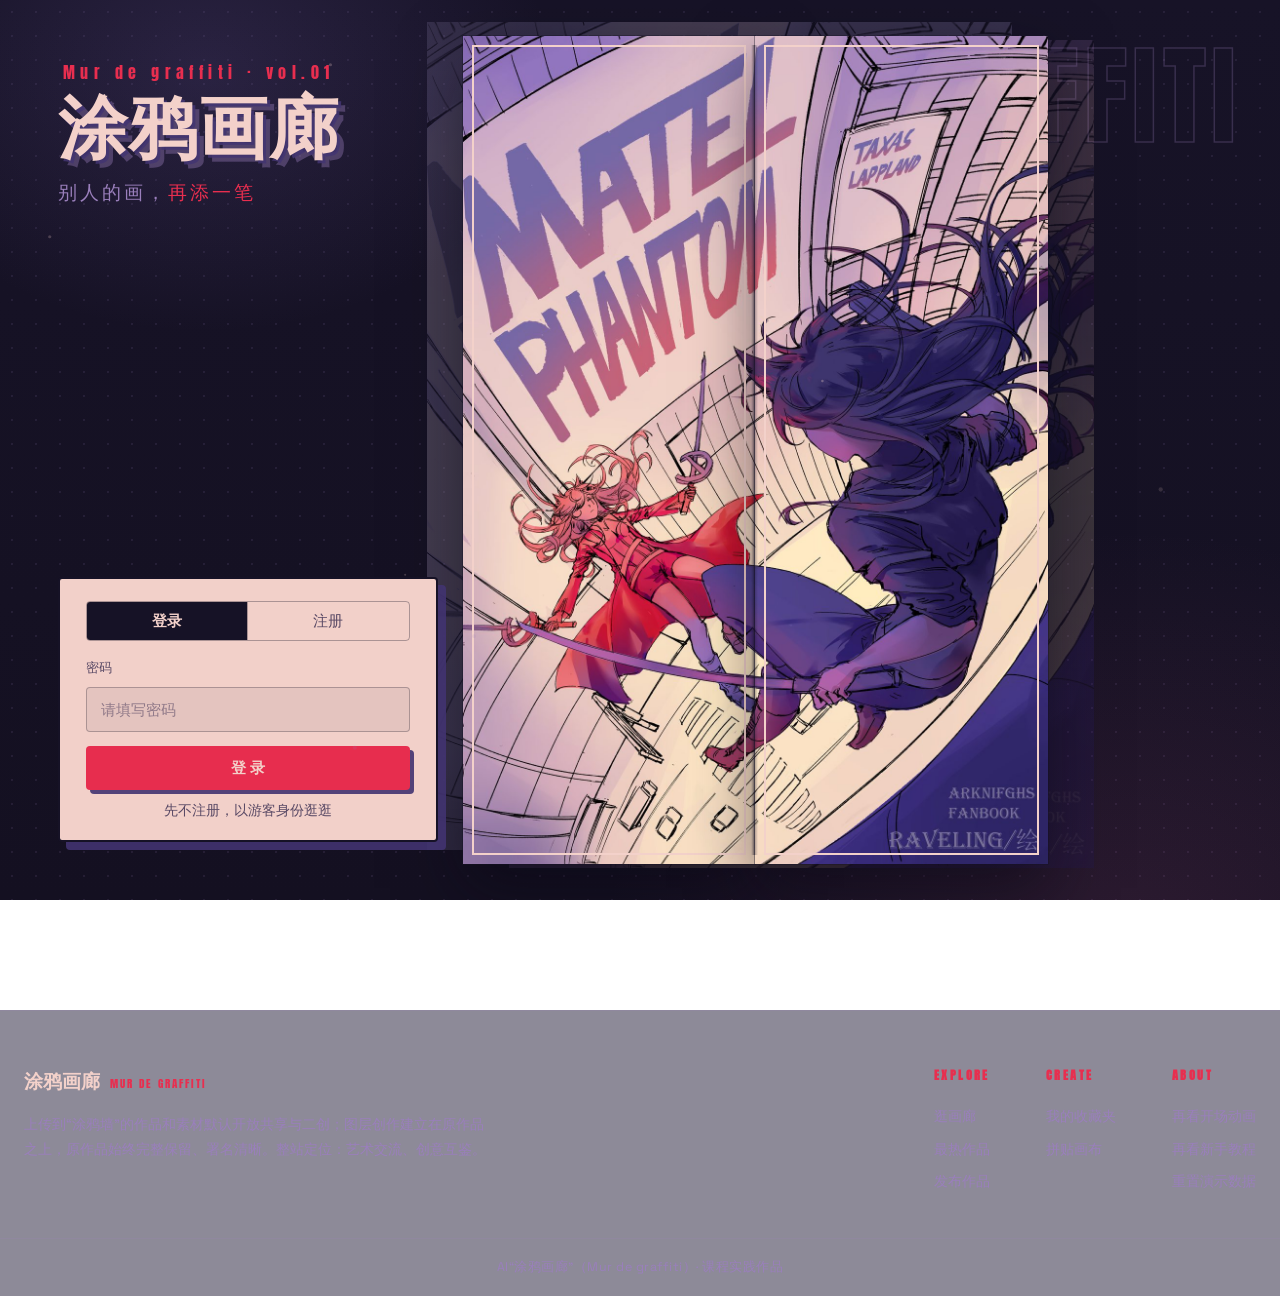
<file: index.html>
<!DOCTYPE html>
<html lang="zh-CN">
<head>
<meta charset="UTF-8">
<meta name="viewport" content="width=device-width, initial-scale=1.0">
<title>AI“涂鸦画廊” Mur de graffiti</title>
<meta name="description" content="AI“涂鸦画廊”：在他人作品上新建图层涂鸦、二次创作的社区画廊。作品按作品集陈列，首页是同人志封面式的整屏海报，翻开任意一集就是一整本书，每一页都欢迎你再添一笔。">
<link rel="icon" href="data:image/svg+xml,%3Csvg xmlns='http://www.w3.org/2000/svg' viewBox='0 0 64 64'%3E%3Crect width='64' height='64' rx='4' fill='%23171327'/%3E%3Ccircle cx='32' cy='33' r='15' fill='%23E82E4F'/%3E%3Ccircle cx='17' cy='16' r='3.5' fill='%239A7FBC'/%3E%3Ccircle cx='48' cy='13' r='2.5' fill='%23F3D1CA'/%3E%3C/svg%3E">
<link rel="stylesheet" href="css/common.css">
<style>
/* ================= 登录门（第一屏）：参考画作印在双开门上的海报 ================= */
.gate { position: fixed; inset: 0; z-index: 100; overflow: hidden; perspective: 1500px; --gate-shift: clamp(44px, 9vw, 150px); }
/* 深底：不透明底层单独一层（开门时淡出，让后面的首页透出来） */
.gate-back {
  position: absolute; inset: 0; z-index: 0;
  background:
    radial-gradient(560px 420px at 16% 8%, rgba(110, 90, 162, .22), transparent 62%),
    radial-gradient(900px 700px at 88% 104%, rgba(168, 80, 126, .16), transparent 58%),
    radial-gradient(rgba(154, 127, 188, .12) 1px, transparent 1.4px) 0 0 / 24px 24px,
    linear-gradient(180deg, #171327, #141021);
}
/* 底层装饰：印刷大字（反差字体撑起纯色底）+ 两层同画的错版回声（慢速浮动，制造纵深） */
.gate-bg { position: absolute; inset: 0; z-index: 1; pointer-events: none; }
.gate-outline {
  position: absolute; right: 3vw; top: 5vh;
  font-family: var(--font-en); font-size: clamp(58px, 8.5vw, 150px);
  letter-spacing: .05em; line-height: .95; text-align: right; white-space: nowrap;
  color: transparent; -webkit-text-stroke: 1.5px rgba(154, 127, 188, .26);
}
.gate-echo {
  position: absolute; left: calc(50% + var(--gate-shift)); top: 50%;
  width: 65vh; height: 92vh;
  background: url('assets/gate-bg.jpg') center / cover no-repeat;
  opacity: .22;
  animation: echoBob 9s ease-in-out infinite alternate;
}
.gate-echo.e1 {
  margin: calc(-46vh - 14px) 0 0 calc(-32.5vh - 36px);
  filter: sepia(1) hue-rotate(215deg) saturate(1.1) brightness(.9);
}
.gate-echo.e2 {
  margin: calc(-46vh + 4px) 0 0 calc(-32.5vh + 46px);
  filter: saturate(1.35) contrast(1.1); opacity: .16;
  animation-delay: -4.5s;
}
@keyframes echoBob {
  from { transform: translateY(-9px) rotate(-1.2deg); }
  to { transform: translateY(9px) rotate(1.2deg); }
}
/* 双开门：海报印在门上，中缝对开（门体透明，只有画；鼠标 3D 倾斜作用在这层） */
.gate-doors { position: absolute; inset: 0; z-index: 3; pointer-events: none; transform-style: preserve-3d; }
.door { position: absolute; top: 0; bottom: 0; width: 50%; transform-style: preserve-3d; }
.door.left { left: 0; transform-origin: left center; }
.door.right { right: 0; transform-origin: right center; }
.poster-piece {
  position: absolute; top: 50%; margin-top: -46vh;
  width: 32.5vh; height: 92vh;
  background: url('assets/gate-bg.jpg') no-repeat; background-size: 65vh auto;
  box-shadow: 0 0 0 1px rgba(23, 19, 39, .38), 0 24px 60px rgba(8, 6, 18, .5);
}
.door.left .poster-piece { right: calc(-1 * var(--gate-shift)); background-position: left center; }
.door.right .poster-piece { left: var(--gate-shift); background-position: right center; }
/* 画框纸边 + 中缝折痕 */
.poster-piece::after {
  content: ""; position: absolute; inset: 9px;
  border: 2px solid #F3D1CA; pointer-events: none;
}
.door.left .poster-piece::before, .door.right .poster-piece::before {
  content: ""; position: absolute; top: 9px; bottom: 9px; width: 7px;
  background: linear-gradient(90deg, transparent, rgba(23, 19, 39, .35), transparent);
}
.door.left .poster-piece::before { right: -4px; }
.door.right .poster-piece::before { left: -4px; }
/* 内容层：标题左上 + 卡片左下，登录不居中，画占右边 */
.gate-content {
  position: absolute; inset: 0; z-index: 5;
  display: flex; flex-direction: column; justify-content: space-between; align-items: flex-start;
  padding: clamp(24px, 4.5vw, 60px);
  pointer-events: none;
}
.gate-content > * { pointer-events: auto; }
.gate-top { max-width: 42vw; }
.gate-en {
  font-family: var(--font-en); font-size: clamp(12px, 2vw, 16px);
  letter-spacing: .34em; color: var(--amber); text-indent: .34em;
}
.gate-title {
  font-family: var(--font-display); font-weight: 800;
  font-size: clamp(46px, 5.4vw, 92px); line-height: 1.1;
  color: var(--cream); letter-spacing: .02em; margin-top: 4px;
  text-shadow: 3px 3px 0 rgba(67, 53, 114, .85), 7px 7px 0 rgba(154, 127, 188, .38);
}
.gate-title .char { display: inline-block; }
.gate-sub { color: var(--cream-dim); font-size: clamp(15px, 2.2vw, 19px); letter-spacing: .16em; margin-top: 10px; }
.gate-sub em { font-style: normal; color: var(--amber); }
/* 登录卡：灰粉纸底 + 墨色文字（与深色背景形成强反差），硬阴影印章感 */
.gate-card {
  width: min(380px, max(0px, calc(50vw + var(--gate-shift) - 32.5vh - 60px)));
  background: #F3D1CA; color: #171327;
  border: 2px solid #171327; border-radius: var(--r-panel);
  box-shadow: 8px 8px 0 rgba(67, 53, 114, .9);
  padding: 22px 26px 20px; text-align: left;
}
.gate-card .field { margin-bottom: 14px; }
.gate-card .field label { color: #5A4A66; }
.gate-card .field input {
  background: rgba(23, 19, 39, .06);
  border: 1px solid rgba(23, 19, 39, .28); border-radius: var(--r-input);
  color: #171327; font-size: 15px;
}
.gate-card .field input::placeholder { color: rgba(90, 74, 102, .6); }
.gate-card .field input:focus { border-color: var(--amber); background: rgba(232, 46, 79, .05); outline: none; }
.gate-tabs {
  display: flex; margin-bottom: 16px;
  border: 1px solid rgba(23, 19, 39, .32); border-radius: var(--r-btn); overflow: hidden;
}
.gate-tabs button {
  flex: 1; padding: 9px; background: transparent; color: #5A4A66;
  border: 0; font-size: 15px; font-weight: 500;
  transition: background .2s, color .2s;
}
.gate-tabs button + button { border-left: 1px solid rgba(23, 19, 39, .32); }
.gate-tabs button.active { background: #171327; color: #F3D1CA; font-weight: 700; }
.guest-btn {
  display: block; margin: 12px auto 0; background: none; border: 0;
  color: #5A4A66; font-size: 13.5px;
}
.guest-btn:hover { color: var(--amber-deep); }
.gate-fx { position: absolute; inset: 0; z-index: 6; width: 100%; height: 100%; pointer-events: none; }
@media (prefers-reduced-motion: reduce) {
  .gate-echo { animation: none; }
}

/* ================= 首页 hero：整屏同人志封面海报 ================= */
.hero {
  --ht: clamp(88px, 10vw, 152px);   /* 主标题字号：比主作品收敛，让中间的画更突出 */
  /* 一整屏：登录门开后首页就是一张完整的封面海报，所有内容都在这一屏里 */
  /* 注意：不设 overflow:hidden——祖先裁剪会让 preserve-3d 的螺旋首帧画不出来（悬停才补） */
  position: relative; min-height: 100dvh;
}
/* 半调网点：海报印刷颗粒（极淡，垫底） */
.hero::before {
  content: ""; position: absolute; inset: 0; z-index: 0; pointer-events: none;
  background-image: radial-gradient(rgba(154, 127, 188, .14) 1px, transparent 1.4px);
  background-size: 24px 24px;
}
.hero-main { position: absolute; inset: 0; z-index: 1; }

/* 背景印刷字（垫底的慢视差层） */
.hero-masthead {
  position: absolute; left: calc(clamp(28px, 4vw, 56px) + 6px);
  top: calc(124px + var(--ht) * 1.02 + 62px);
  z-index: 1;
  font-family: var(--font-en); font-size: clamp(30px, 3.4vw, 52px);
  letter-spacing: .18em; line-height: 1; white-space: nowrap;
  color: transparent; -webkit-text-stroke: 1px rgba(154, 127, 188, .3);
  pointer-events: none;
}

/* 超大主标题：构图主体，主作品在它正下方，不压字 */
.hero-title {
  position: absolute; left: clamp(28px, 4vw, 56px); top: 92px; z-index: 1;
  font-size: var(--ht); line-height: 1.02; font-weight: 800;
  color: var(--cream); letter-spacing: .01em;
  text-shadow: 3px 3px 0 rgba(67, 53, 114, .85), 7px 7px 0 rgba(154, 127, 188, .38);
}
.hero-title .t-line { display: block; overflow: hidden; white-space: nowrap; padding: 0 10px 14px 0; }
.hero-title .char { display: inline-block; }
/* 副行：明显小于主标题，与主题区分 */
.t-sub {
  position: absolute; left: calc(clamp(28px, 4vw, 56px) + 10px);
  top: calc(124px + var(--ht) * 1.02 + 18px);
  z-index: 3;
  font-size: clamp(17px, 1.9vw, 26px); font-weight: 700;
  color: var(--cream); letter-spacing: .05em;
}
.t-sub em { font-style: normal; color: var(--amber); }

/* 主作品：竖版海报比例，直角 + 双层硬阴影（套色错位）。
   top 与标题同源：标题 top 92 + 行高 1.02×ht + 底部 padding 14 + 2px 间隙 → 海报上沿正好
   压在标题块下沿，不再遮字；高度由 home.js 裁剪，下沿止于胶片条上方，互不重叠 */
.hero-stage {
  position: absolute; z-index: 2;
  /* 左移给右上角的双螺旋塔让位（home.js plateDims 里同源镜像这个 41vw） */
  left: clamp(470px, 41vw, 650px);
  top: calc(92px + var(--ht) * 1.02 + 16px);
  width: var(--pw, 400px); height: var(--ph, 566px);
}
.hero-art { position: absolute; inset: 0; display: block; transform: rotate(-2deg); }
/* 两片套色阴影：跟在作品后面，视差时反向微移 */
.ha-sh { position: absolute; inset: 14px 0 0 14px; background: #433572; }
.ha-sh.s1 { margin: 11px 0 0 11px; z-index: 1; }
.ha-sh.s2 { margin: 22px 0 0 22px; background: rgba(110, 90, 162, .45); z-index: 0; }
.ha-reg {
  position: absolute; inset: 0; z-index: 2;
  background: #F3D1CA; overflow: hidden;
}
.ha-reg img {
  position: absolute; inset: 0; width: 100%; height: 100%; object-fit: cover;
}
/* 印刷画框：纸边 + 细墨线 */
.ha-reg::after {
  content: ""; position: absolute; inset: 9px; z-index: 3; pointer-events: none;
  border: 2px solid #F3D1CA;
  box-shadow: 0 0 0 1px rgba(23, 19, 39, .38);
}

/* 核心操作「再添一笔」：海报印章（随主作品同组视差，最后落位） */
/* 印章左移贴在海报右下角：右缘退到塔的卡片可达区之外（塔加高后卡片会扫到这里，别叠上） */
.hero-cta { position: absolute; z-index: 4; left: calc(100% - 50px); top: 56%; display: block; }
.hero-stage.landscape .hero-cta { left: auto; right: 18px; top: auto; bottom: 18px; }
.hc-stamp {
  display: flex; flex-direction: column; align-items: center; gap: 1px;
  padding: 13px 26px 12px;
  background: var(--amber); color: #F3D1CA;
  border: 3px solid #F3D1CA; outline: 2px solid #171327;
  transform: rotate(4deg);
  box-shadow: 6px 6px 0 rgba(67, 53, 114, .9);
  transition: transform .18s;
}
.hero-cta:hover .hc-stamp { transform: rotate(2deg) translateY(-2px); }
.hc-main { font-family: var(--font-display); font-weight: 800; font-size: 26px; line-height: 1.15; white-space: nowrap; }
.hc-sub2 { font-family: var(--font-en); font-size: 10px; letter-spacing: .22em; opacity: .85; }

/* 辅助信息：期号 / 作品名 / 作者 / 日期 / 图层 / 点赞 / 序号（真实数据） */
.hero-meta {
  position: absolute; left: clamp(28px, 4vw, 56px); bottom: 128px; z-index: 3;
  border-left: 3px solid var(--amber); padding-left: 18px;
}
.hm-issue { display: flex; align-items: baseline; gap: 10px; margin-bottom: 6px; }
.hm-issue .hm-k { font-family: var(--font-en); font-size: 11px; letter-spacing: .2em; color: var(--cream-dim); }
.hm-issue .hm-v { font-family: var(--font-en); font-size: 22px; letter-spacing: .12em; color: var(--amber); }
.hm-total { font-family: var(--font-en); font-size: 13px; letter-spacing: .12em; color: var(--cream-dim); }
.hm-name { font-family: var(--font-display); font-weight: 800; font-size: clamp(23px, 2.6vw, 32px); color: var(--cream); line-height: 1.3; }
.hm-by { display: flex; gap: 8px; align-items: center; color: var(--cream-dim); font-size: 13.5px; }
.hm-dot { opacity: .6; }
.hm-badges { display: flex; gap: 8px; margin-top: 8px; flex-wrap: wrap; }
.hm-stats { display: flex; gap: 18px; align-items: center; margin-top: 8px; font-size: 13px; }
.hm-like { color: var(--amber); }
.hm-like b { font-size: 15px; }
.hm-like-lab { color: var(--cream-dim); margin-left: 6px; }
.hm-no { color: var(--cream-dim); letter-spacing: .06em; }
/* 「翻开这一集」：灰粉纸小按钮（同硬阴影体系） */
.hm-open {
  display: inline-flex; align-items: center; gap: 7px;
  margin-top: 13px; padding: 9px 16px 10px;
  background: var(--cream); color: #171327;
  border: 2px solid #171327; border-radius: 4px;
  box-shadow: 4px 4px 0 rgba(67, 53, 114, .9);
  font-family: var(--font-display); font-weight: 800; font-size: 14.5px;
  transition: transform .18s, box-shadow .18s;
}
.hm-open:hover { transform: translate(-1px, -1px); box-shadow: 6px 6px 0 rgba(67, 53, 114, .9); }
.hm-open:active { transform: translate(1px, 1px); box-shadow: 2px 2px 0 rgba(67, 53, 114, .9); }
.hm-open .aro { font-family: var(--font-ui); transition: transform .18s; }
.hm-open:hover .aro { transform: translateX(3px); }

/* 上下幅翻页 */
.hero-pager {
  position: absolute; right: clamp(28px, 4vw, 56px); bottom: 128px; z-index: 3;
  display: flex; align-items: center; gap: 12px;
}
.hp-hint { font-size: 12px; color: var(--cream-dim); letter-spacing: .08em; }
.hp-btn {
  width: 42px; height: 42px; padding: 0;
  display: inline-flex; align-items: center; justify-content: center;
  background: transparent; border: 1px solid var(--line-strong);
  color: var(--cream); font-size: 20px;
  transition: background .15s, border-color .15s, transform .15s;
}
.hp-btn:hover { background: var(--amber); border-color: var(--amber); color: #F3D1CA; transform: translate(-1px, -1px); }

/* 其他作品：底部胶片条（弱化，点选切换主作品） */
.hero-film { position: absolute; left: 0; right: 0; bottom: 14px; z-index: 3; display: flex; justify-content: center; padding: 0 24px; }
.hf-track {
  display: flex; gap: 10px; padding: 6px 10px;
  background: rgba(28, 22, 51, .55); border: 1px solid var(--line);
  max-width: calc(100vw - 48px); overflow-x: auto; scrollbar-width: none;
}
.hf-track::-webkit-scrollbar { display: none; }
.hf-th {
  position: relative; flex: none; width: 54px; height: 72px; padding: 0;
  border: 2px solid transparent; background: var(--ink-3);
  cursor: pointer; overflow: hidden;
  filter: saturate(.6) brightness(.72);
  transition: filter .25s, transform .25s, border-color .25s;
}
.hf-th img { width: 100%; height: 100%; object-fit: cover; }
.hf-lab {
  position: absolute; left: 0; right: 0; bottom: 0;
  background: rgba(23, 19, 39, .86); color: var(--cream);
  font-size: 9.5px; line-height: 15px; text-align: center;
  padding: 0 2px; white-space: nowrap; overflow: hidden; text-overflow: ellipsis;
}
.hf-th:hover { filter: saturate(.9) brightness(.9); }
.hf-th.on { border-color: var(--amber); filter: none; transform: translateY(-5px); }
.hf-th.on .hf-lab { color: var(--amber-hot); }

/* 幕布：入场时向上揭开 */
.hero-curtain {
  position: absolute; inset: 0; z-index: 40;
  background: linear-gradient(180deg, #F3D1CA 0%, #E7C3BA 52%, #D9AE9F 100%);
  box-shadow: inset 0 -12px 44px rgba(23, 19, 39, .18);
}
.hero-curtain::after {
  content: ""; position: absolute; left: 0; right: 0; bottom: 0; height: 10px;
  background: #433572; opacity: .85;
}
@media (prefers-reduced-motion: reduce) {
  .hero-curtain { display: none; }
}
@media (max-width: 1100px) {
  .hero { --ht: 11.5vw; }
  .hero-stage { left: 54vw; }
  .hero-masthead { display: none; }
}
/* 矮窗（高 ≤690：如 720p 屏上最大化的浏览器约 600~620 高）：竖排不够时
   meta 块（242 高、底部锚定）顶部会顶进标语里（1280×600 实测压 9890px²）。
   让位：标语上收（与主标题盒间隙 36→10）、meta 与翻页器同降 22px（离胶片条
   仍留 ~6px）、meta 行距收紧、两枚小徽章收起；700+ 高窗口一行都不变 */
@media (min-width: 761px) and (max-height: 690px) {
  .t-sub { top: calc(124px + var(--ht) * 1.02 - 8px); }
  .hero-meta { bottom: 106px; }
  .hero-pager { bottom: 106px; }
  .hero-meta .hm-issue { margin-bottom: 2px; }
  .hero-meta .hm-badges { display: none; }
  .hero-meta .hm-stats { margin-top: 4px; }
  .hero-meta .hm-open { margin-top: 7px; }
}

/* 迷你螺旋（hero 右上角）：代表作盘成的三股螺旋塔缓缓上升；新手教程结束后落位在这里。
   尺寸取值与 home.js plateDims 里的「海报右沿不进塔区」封顶保持一致 */
.hero-spiral {
  position: absolute; right: clamp(28px, 4.5vw, 84px); top: clamp(78px, 9vh, 118px);
  width: clamp(280px, 24vw, 360px); height: clamp(360px, 54vh, 540px);
  z-index: 3; perspective: 1400px;
}
@media (max-width: 1250px) { .hero-spiral { display: none; } }
/* 窄屏下翻页提示文字会被海报压住，隐去文字只留箭头（按钮有 aria-label） */
@media (max-width: 1250px) { .hp-hint { display: none; } }

/* ---------- 手机（≤760，与 home.js plateDims 同步）：海报页改纵向长图流 ---------- */
@media (max-width: 760px) {
  .hero-main { position: relative; inset: auto; display: flex; flex-direction: column; padding: 104px 20px 96px; }
  .hero-title { position: static; font-size: min(19vw, 76px); }
  .t-sub { position: static; margin: 10px 0 0 2px; font-size: 17px; }
  .hero-stage { position: relative; left: auto; top: auto; align-self: center; margin-top: 24px; }
  /* 印章挂到海报正下方居中（舞台高度固定，静态流会叠在画上） */
  .hero-stage .hero-cta, .hero-stage.landscape .hero-cta {
    position: absolute; left: 50%; right: auto; top: calc(100% + 18px); bottom: auto;
    transform: translateX(-50%);
  }
  .hero-cta .hc-stamp { transform: rotate(-3deg); }
  .hero-meta { position: static; margin-top: 116px; }
  .hero-pager { position: static; align-self: center; margin-top: 20px; }
  .hero-film { position: static; margin-top: 26px; padding: 0; }
  .hf-track { flex-wrap: wrap; justify-content: center; }
}
/* 3D 根给足实尺寸（0×0 的 preserve-3d 容器会让 Chromium 首帧跳过绘制、
   悬停强制重绘才出现——螺旋渲染不全 bug 的主因）；卡片锚在环中心 */
.spiral {
  position: absolute; left: 0; top: 0;
  width: 100%; height: 100%;
  transform-style: preserve-3d;
}
/* 塔的中轴：一条淡淡的竖线，让「螺旋绕轴上升」一眼可读（纯装饰，不挡操作） */
.spiral::before {
  content: ""; position: absolute; left: 50%; top: 4%; bottom: 4%;
  width: 2px; margin-left: -1px;
  background: linear-gradient(180deg, transparent, rgba(154, 127, 188, .3) 28%, rgba(154, 127, 188, .3) 72%, transparent);
}
.orbit-card {
  position: absolute; left: 50%; top: 50%;
  width: var(--cw, 150px);
  transform-style: preserve-3d;
  cursor: pointer;
}
.orbit-card .frame {
  position: relative; overflow: hidden;
  background: var(--ink-2);
  border: 1px solid var(--line-strong);
  border-radius: 4px;
  box-shadow: 0 18px 44px rgba(8, 6, 18, .5);
  transition: border-color .3s;
}
.orbit-card img { width: 100%; aspect-ratio: var(--r, 3/4); object-fit: cover; }
.orbit-card .cap {
  position: absolute; left: 0; right: 0; bottom: 0;
  padding: 26px 10px 8px;
  background: linear-gradient(transparent, rgba(23, 19, 39, .92));
  font-size: 12.5px; color: var(--cream);
  display: flex; align-items: center; gap: 6px; white-space: nowrap; overflow: hidden;
}
.orbit-card .cap .t { font-weight: 700; overflow: hidden; text-overflow: ellipsis; }
.orbit-card .cap .n { margin-left: auto; color: var(--amber-hot); font-size: 11.5px; }
.orbit-card:hover .frame { border-color: var(--amber); }
.orbit-card.lit .frame { box-shadow: 0 18px 44px rgba(8, 6, 18, .5), 0 0 44px rgba(110, 90, 162, .55); }
.orbit-card.dim { filter: brightness(.45) saturate(.8); }
/* 三股螺旋的塔架：环内三张连成三角箍、环间同股连成螺旋轨（由 home.js 放进 #spiral，
   每帧算两端点位置/朝向/长度）——塔的骨架一眼可辨 */
.rung-3d {
  position: absolute; left: 50%; top: 50%;
  height: 2px; margin-top: -1px;
  background: rgba(154, 127, 188, .6);
  border-radius: 1px;
  pointer-events: none;
}

/* 塔身氛围插画：星星/爱心/太阳/铅笔/闪光等涂鸦小元素挂在中段一圈
   （.doodle-3d 由 home.js 放进 #spiral，随教程借还一起飞；
   Z 轴在塔身内侧 → 作品卡始终压在上层），内层 .doodle 做 bling 闪烁 */
.spiral-glow {
  position: absolute; left: 50%; top: 50%; width: 78%; height: 78%;
  transform: translate(-50%, -50%);
  background: radial-gradient(closest-side, rgba(110, 90, 162, .3), transparent 72%);
  border-radius: 50%; pointer-events: none;
}
.doodle-3d { position: absolute; left: 50%; top: 50%; transform-style: preserve-3d; }
.doodle {
  display: block; width: 100%; height: 100%;
  animation: doodleBling var(--db, 5.5s) ease-in-out var(--dd, 0s) infinite;
}
.doodle.warm { color: var(--amber); }
.doodle.lav { color: #9A7FBC; }
.doodle.cream { color: var(--cream); }
.doodle svg { width: 100%; height: 100%; display: block; }
@keyframes doodleBling {
  0%, 100% { opacity: .5; transform: scale(.78); }
  38% { opacity: 1; transform: scale(1.14); filter: drop-shadow(0 0 9px currentColor); }
  55% { opacity: .95; transform: scale(.96); }
  72% { opacity: .62; transform: scale(.85); }
}
@media (prefers-reduced-motion: reduce) { .doodle { animation: none; opacity: .85; } }

/* 持续氛围特效画布：漂浮墨尘 + 二次元闪光（js/fx.js 绘制，幕布之下、内容之上） */
.fx-layer {
  position: absolute; inset: 0; width: 100%; height: 100%;
  z-index: 25; pointer-events: none;
}
@media (prefers-reduced-motion: reduce) { .fx-layer { display: none; } }

/* 底部裁切线：海报印刷的裁切标 */
.hero::after {
  content: ""; position: absolute; left: 0; right: 0; bottom: 0; height: 3px; z-index: 5;
  background: linear-gradient(90deg, transparent, rgba(232, 46, 79, .65) 18%, rgba(232, 46, 79, .65) 82%, transparent);
  pointer-events: none;
}

/* ================= 新手教程：盖在虚化的首页上（第一次进门时） ================= */
body.tour-on #site-nav, body.tour-on main, body.tour-on #site-footer { filter: blur(14px); }
#site-nav, main, #site-footer { transition: filter .5s ease; }
.tour {
  position: fixed; inset: 0; z-index: 90;
  display: flex; align-items: center; justify-content: center; padding: 24px;
}
.tour[hidden] { display: none; }   /* 自己设了 display:flex，需要显式压住 hidden 属性 */
.tour-card {
  position: relative; width: min(700px, 94vw); max-height: 92vh; overflow: auto;
  background: #F3D1CA; color: #171327;
  border: 2px solid #171327; border-radius: 4px;
  box-shadow: 12px 12px 0 rgba(67, 53, 114, .9);
  padding: 32px 38px 30px;
}
.tour-skip {
  position: absolute; top: 12px; right: 16px; z-index: 2;
  background: none; border: 0; color: #5A4A66; font-size: 13px;
}
.tour-skip:hover { color: var(--amber-deep); }
.tour-eyebrow {
  font-family: var(--font-en); font-size: 12px; letter-spacing: .22em;
  color: var(--amber-deep); text-transform: uppercase;
}
.tour-h2 { font-size: clamp(26px, 3.4vw, 38px); margin: 8px 0 10px; line-height: 1.25; }
.tour-p { color: #5A4A66; font-size: 14.5px; max-width: 56ch; }
.tour-how { display: grid; grid-template-columns: repeat(3, 1fr); gap: 18px; margin: 24px 0 20px; }
.th-item { text-align: center; }
.th-pic { height: 132px; overflow: hidden; border: 2px solid #171327; border-radius: 4px; }
.th-pic img { width: 100%; height: 100%; object-fit: cover; }
.th-word {
  font-family: var(--font-display); font-weight: 800; font-size: 36px;
  color: #171327; margin-top: 10px; line-height: 1.1;
}
.th-item p { color: #5A4A66; font-size: 13px; margin-top: 4px; }
.tour-actions { display: flex; align-items: center; justify-content: center; gap: 16px; margin-top: 22px; }
.tour-actions .btn-text { color: #5A4A66; }
.tour-spiral {
  position: relative; height: clamp(300px, 46vh, 470px);
  margin: 4px -12px 0; perspective: 1600px;
  pointer-events: none;   /* 教程里的螺旋只看不点 */
}
@media (max-width: 640px) {
  .tour-how { grid-template-columns: 1fr; }
  .th-pic { height: 90px; }
}
</style>
</head>
<body>

<a class="skip" href="#main">跳到正文</a>

<!-- ===== 登录门：参考画作印在双开门上的海报（登录不居中，画占右边） ===== -->
<div id="gate" class="gate">
  <div class="gate-back" aria-hidden="true"></div>
  <div class="gate-bg" aria-hidden="true">
    <div class="gate-outline">MUR DE GRAFFITI</div>
    <div class="gate-echo e1"></div>
    <div class="gate-echo e2"></div>
  </div>
  <div class="gate-doors" id="gateDoors" aria-hidden="true">
    <div class="door left" id="doorL"><span class="poster-piece"></span></div>
    <div class="door right" id="doorR"><span class="poster-piece"></span></div>
  </div>
  <canvas class="fx-layer gate-fx" aria-hidden="true"></canvas>
  <div class="gate-content">
    <div class="gate-top">
      <div class="gate-en">Mur de graffiti · vol.01</div>
      <h1 class="gate-title" id="gateTitle">涂鸦画廊</h1>
      <p class="gate-sub">别人的画，<em>再添一笔</em></p>
    </div>

    <div class="gate-card" id="loginCard">
      <div class="gate-tabs">
        <button id="tabLogin" class="active" onclick="gateTab('login')">登录</button>
        <button id="tabReg" onclick="gateTab('reg')">注册</button>
      </div>
      <div class="field" id="rowName" style="display:none">
        <label for="fName">昵称（起个涂鸦名）</label>
        <input id="fName" placeholder="比如：夜行猫">
      </div>
      <div class="field">
        <label for="fPass">密码</label>
        <input id="fPass" type="password" placeholder="请填写密码">
      </div>
      <div class="field" id="rowPass2" style="display:none">
        <label for="fPass2">再输一遍密码</label>
        <input id="fPass2" type="password" placeholder="和上面一致">
      </div>
      <button class="btn" style="width:100%" onclick="gateSubmit()" id="submitBtn">登 录</button>
      <button class="guest-btn" onclick="guestIn()">先不注册，以游客身份逛逛</button>
    </div>

    <div class="gate-card" id="welcomeCard" style="display:none">
      <p style="font-family:var(--font-display);font-weight:800;font-size:19px;color:#171327">欢迎回来，<span id="welcomeName" style="color:var(--amber-deep)"></span></p>
      <button class="btn" style="width:100%;margin-top:14px" onclick="window.openGate()">继续逛画廊</button>
    </div>
  </div>
</div>

<header id="site-nav" data-active="home"></header>

<main id="main">

  <!-- ===== hero：一整屏同人志封面海报（首页唯一内容） ===== -->
  <section class="hero" id="hero">
    <canvas class="fx-layer hero-fx" aria-hidden="true"></canvas>
    <div class="hero-main" id="heroMain">
      <div class="hero-masthead" aria-hidden="true">MUR DE GRAFFITI</div>

      <h1 class="hero-title" id="heroTitle">
        <span class="t-line">涂鸦画廊</span>
      </h1>
      <p class="t-sub">别人的画，<em>再添一笔</em></p>

      <div class="hero-stage" id="heroStage">
        <a class="hero-art" id="heroArt" href="artwork.html?id=w101" aria-label="翻开这一集">
          <span class="ha-sh s2" aria-hidden="true"></span>
          <span class="ha-sh s1" aria-hidden="true"></span>
          <span class="ha-reg">
            <img id="heroImg" src="assets/art/w101.jpg" alt="文创设计">
          </span>
        </a>
        <a class="hero-cta" id="heroCta" href="artwork.html?id=w101" aria-label="再添一笔：在封面上涂鸦">
          <span class="hc-stamp">
            <span class="hc-main">再添一笔</span>
            <span class="hc-sub2">Add a layer</span>
          </span>
        </a>
      </div>

      <!-- 迷你螺旋：每个作品集挑出的代表画盘成一座三股螺旋塔（新手教程里放大展示，结束后飞回这里） -->
      <div class="hero-spiral" id="heroSpiral">
        <div class="spiral" id="spiral"></div>
      </div>

      <div class="hero-meta" id="heroMeta">
        <div class="hm-issue"><span class="hm-k en">Set</span><span class="hm-v" id="heroIssue">01</span><span class="hm-total" id="heroTotal">/ 07</span></div>
        <div class="hm-name" id="heroName">文创设计</div>
        <div class="hm-by"><span id="heroAuthor">朱涵书</span><span class="hm-dot">·</span><span id="heroDate">共 9 幅</span></div>
        <div class="hm-badges">
          <span class="sticker amber" id="heroCat">手绘</span>
          <span class="sticker" id="heroCoverBadge">本集封面 · 设计1</span>
        </div>
        <div class="hm-stats"><span class="hm-like">❤ <b id="heroLikes">0</b><span class="hm-like-lab">全集点赞</span></span></div>
        <a class="hm-open" id="heroOpen" href="set.html?id=s1">翻开这一集 · <span class="open-n">9</span> 幅 <span class="aro">→</span></a>
      </div>

      <div class="hero-pager">
        <span class="hp-hint">上一集 / 下一集</span>
        <button class="hp-btn" id="heroPrev" aria-label="上一集">‹</button>
        <button class="hp-btn" id="heroNext" aria-label="下一集">›</button>
      </div>

      <div class="hero-film">
        <div class="hf-track" id="heroFilm"></div>
      </div>

      <div class="hero-curtain" id="heroCurtain" aria-hidden="true"></div>
    </div>
  </section>

</main>

<footer id="site-footer"></footer>

<!-- ===== 新手教程：第一次进门时浮在虚化的首页上 ===== -->
<div class="tour" id="tour" hidden>
  <div class="tour-card" id="tourCard">
    <button class="tour-skip" id="tourSkip">跳过教程</button>

    <div class="tour-step" id="tourStep1">
      <div class="tour-eyebrow">玩法速览 · 3 招</div>
      <h2 class="tour-h2">一张画，越画越热闹</h2>
      <p class="tour-p">别人传上来的画，谁都可以在上面新建图层——原作品完整保留、署名清晰，人越多画越热闹。</p>
      <div class="tour-how">
        <div class="th-item">
          <div class="th-pic"><img src="assets/art/w101.jpg" alt="在画上新建图层涂鸦"></div>
          <div class="th-word">画</div>
          <p>选颜色和粗细，直接在画上涂</p>
        </div>
        <div class="th-item">
          <div class="th-pic"><img src="assets/art/w701.jpg" alt="图层开关示意"></div>
          <div class="th-word">开</div>
          <p>图层自由开关，逐层对比</p>
        </div>
        <div class="th-item">
          <div class="th-pic"><img src="assets/materials/m01.png" alt="拼贴示意"></div>
          <div class="th-word">拼</div>
          <p>收藏进画布，自由拼贴</p>
        </div>
      </div>
      <div class="tour-actions">
        <button class="btn" id="tourNext">下一步</button>
      </div>
    </div>

    <div class="tour-step" id="tourStep2" hidden>
      <h2 class="tour-h2">作品盘旋而上</h2>
      <p class="tour-p">每个作品集挑出的代表画盘成一座不停往上长的塔——看中哪幅点哪幅，每一幅都能再添一笔。</p>
      <div class="tour-spiral" id="tourSpiral"></div>
      <div class="tour-actions">
        <button class="btn-text" id="tourBack">← 上一步</button>
        <button class="btn" id="tourStart">让我们开始吧！</button>
      </div>
    </div>
  </div>
</div>

<script src="assets/lib/gsap/gsap.min.js"></script>
<script src="assets/lib/gsap/ScrollTrigger.min.js"></script>
<script src="assets/lib/gsap/SplitText.min.js"></script>
<script src="js/data.js"></script>
<script src="js/common.js"></script>
<script src="js/gate.js"></script>
<script src="js/fx.js"></script>
<script src="js/home.js"></script>
</body>
</html>
</file>
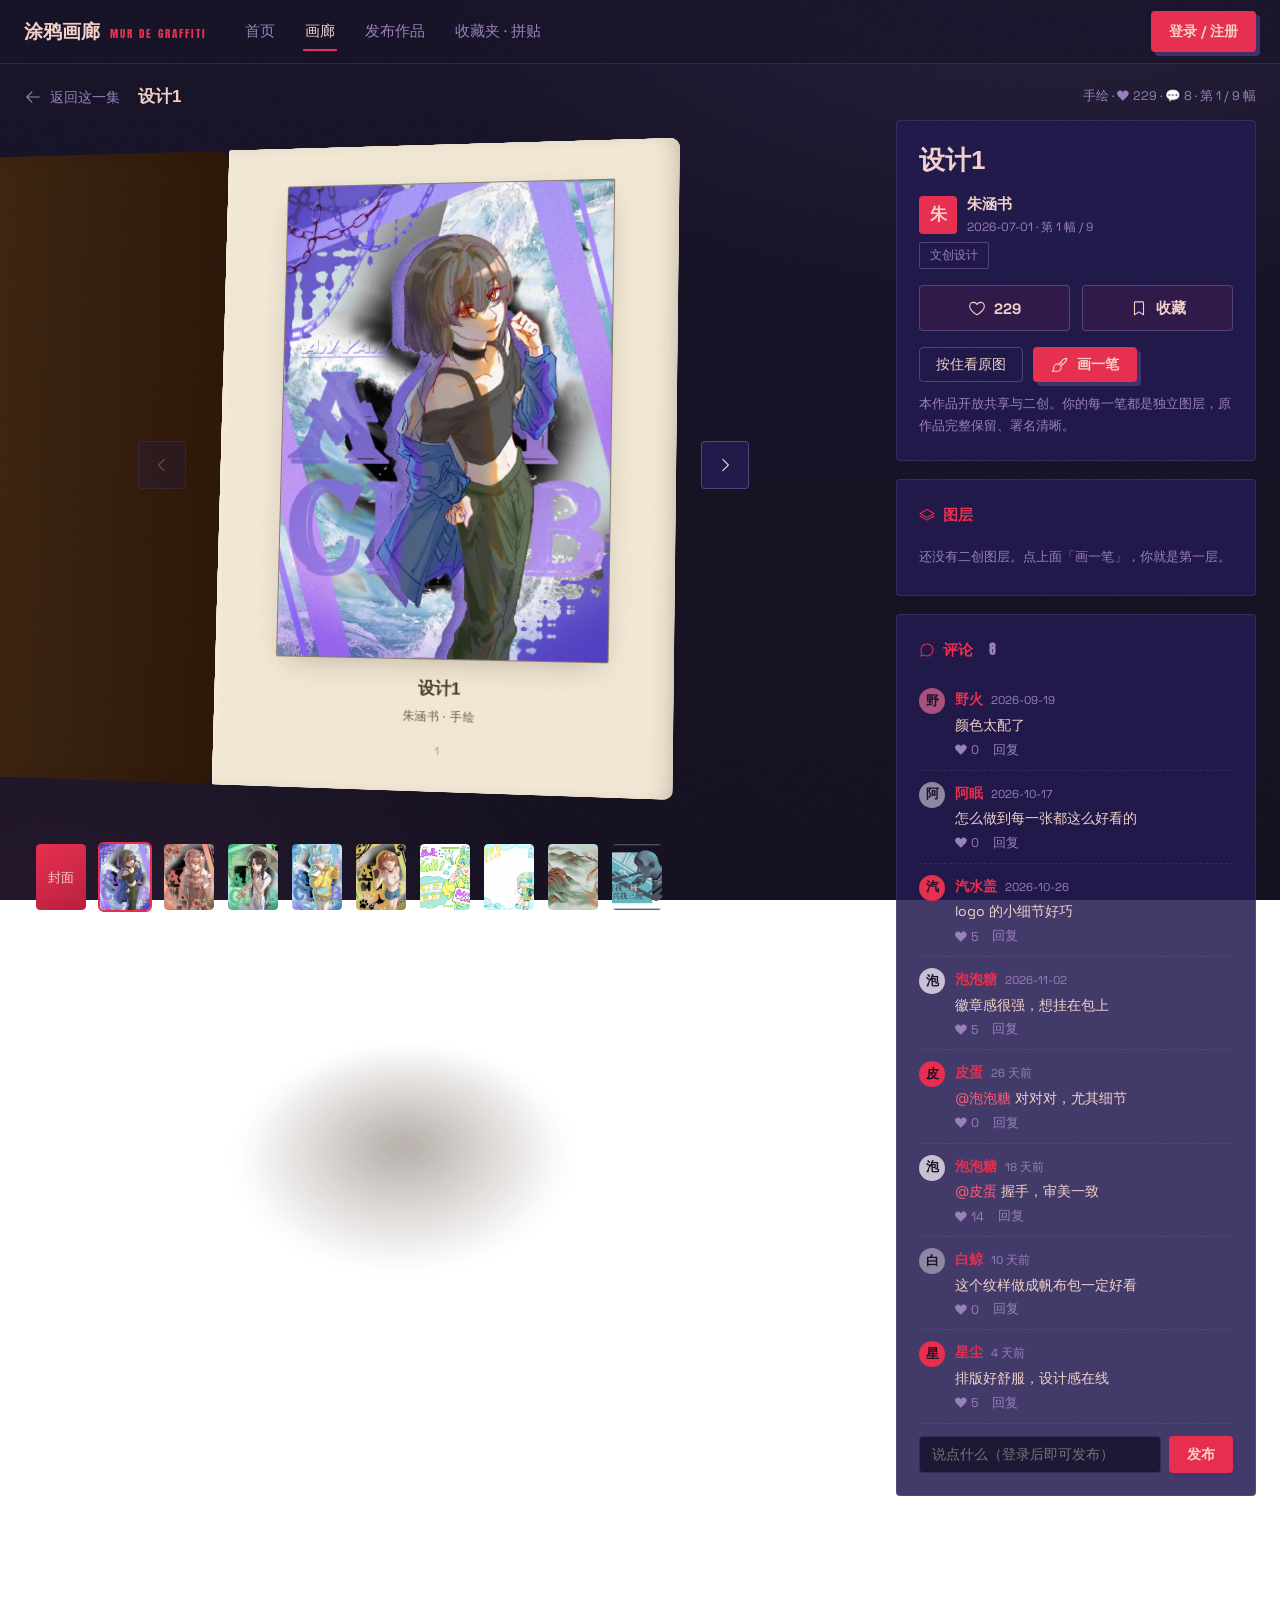
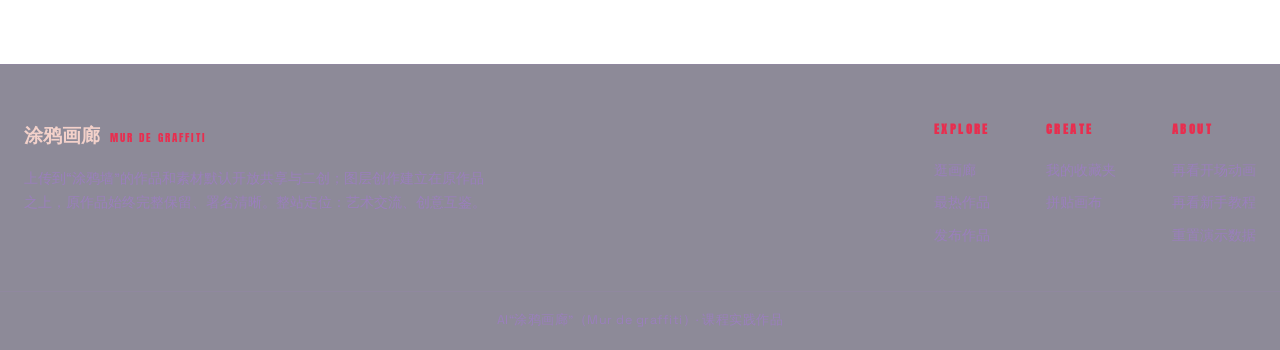
<file: artwork.html>
<!DOCTYPE html>
<html lang="zh-CN">
<head>
<meta charset="UTF-8">
<meta name="viewport" content="width=device-width, initial-scale=1.0">
<title>作品 · AI“涂鸦画廊”</title>
<meta name="description" content="书本翻页浏览这一集的全部作品：在他人作品上新建图层涂鸦、开关图层、点赞收藏、看评论写评论。">
<link rel="icon" href="data:image/svg+xml,%3Csvg xmlns='http://www.w3.org/2000/svg' viewBox='0 0 64 64'%3E%3Crect width='64' height='64' rx='4' fill='%23171327'/%3E%3Ccircle cx='32' cy='33' r='15' fill='%23E82E4F'/%3E%3Ccircle cx='17' cy='16' r='3.5' fill='%239A7FBC'/%3E%3Ccircle cx='48' cy='13' r='2.5' fill='%23F3D1CA'/%3E%3C/svg%3E">
<link rel="stylesheet" href="css/common.css">
<style>
.book-page { padding-top: 64px; }

/* ---------- 顶栏 ---------- */
.book-top {
  max-width: 1440px; margin: 0 auto; padding: 18px 24px 0;
  display: flex; align-items: center; gap: 18px;
}
.back-link {
  display: inline-flex; align-items: center; gap: 8px;
  color: var(--cream-dim); font-size: 14px; white-space: nowrap;
}
.back-link:hover { color: var(--amber); }
.book-top .cur-title {
  font-family: var(--font-display); font-weight: 800; font-size: 17px;
  color: var(--cream); overflow: hidden; text-overflow: ellipsis; white-space: nowrap; flex: 1;
}
.book-top .cur-meta { font-size: 12.5px; color: var(--cream-dim); white-space: nowrap; }

/* ---------- 书 + 信息面板 ---------- */
.book-layout {
  max-width: 1440px; margin: 0 auto; padding: 8px 24px 40px;
  display: grid; grid-template-columns: minmax(0, 1fr) 360px; gap: 34px; align-items: start;
}
@media (max-width: 1060px) {
  /* minmax(0,1fr)：底下缩略条 min-content 有 650px，用 1fr 会把这一列顶出屏宽 */
  .book-layout { grid-template-columns: minmax(0, 1fr); }
  .info-panel { order: 2; }
}
/* 手机：整屏书改固定高的小舞台，书宽由 sizeBook 按舞台宽收窄 */
@media (max-width: 760px) {
  .book-layout { padding: 8px 14px 34px; }
  .book-stage { height: min(118vw, 540px); min-height: 360px; }
  .book-ctrl { width: 40px; height: 40px; }
}

/* ---------- 书本舞台 ---------- */
.book-stage {
  position: relative;
  height: calc(100dvh - 210px); min-height: 520px;
  perspective: 2400px; perspective-origin: 50% 46%;
}
.book {
  position: absolute; left: 50%; top: 50%;
  width: var(--bw, 520px); height: var(--bh, 720px);
  margin: calc(var(--bh, 720px) / -2) 0 0 calc(var(--bw, 520px) / -2);
  transform-style: preserve-3d;
  transform: rotateY(-13deg) rotateX(5deg);
  will-change: transform;
}
.sheet {
  position: absolute; inset: 0;
  transform-style: preserve-3d;
  transform-origin: left center;
  will-change: transform;
}
.sheet .face {
  position: absolute; inset: 0;
  backface-visibility: hidden;
  -webkit-backface-visibility: hidden;
  border-radius: 3px 10px 10px 3px;
  overflow: hidden;
}
.sheet .face.front {
  background: #F2E8D5;
  box-shadow: inset -14px 0 26px -18px rgba(43, 22, 8, .35), inset 8px 0 10px -10px rgba(255, 246, 232, .9);
}
.sheet .face.back {
  transform: rotateY(180deg);
  background: linear-gradient(90deg, #4A2F17, #2B1608);
  box-shadow: inset 14px 0 26px -18px rgba(43, 22, 8, .6);
}
/* 封面：深靛蓝底 + 薰衣草光（猩红留给扉页以外的强调） */
.sheet.cover .face.front {
  background:
    radial-gradient(340px 340px at 82% 12%, rgba(110, 90, 162, .45), transparent 70%),
    linear-gradient(150deg, #2E2465, #21194F 70%);
  display: flex; flex-direction: column; align-items: center; justify-content: center; gap: 10px;
  text-align: center; padding: 30px;
}
.sheet.cover .face.front .c-en { font-family: var(--font-en); letter-spacing: .3em; color: #F3D1CA; font-size: 13px; text-indent: .3em; }
.sheet.cover .face.front .c-t { font-family: var(--font-display); font-weight: 800; font-size: clamp(30px, 4.6vw, 46px); color: #F3D1CA; line-height: 1.35; }
.sheet.cover .face.front .c-sub { color: rgba(243, 209, 202, .8); font-size: 14px; }
/* 书页内容 */
.page {
  position: absolute; inset: 0; padding: 7% 9% 12%;
  display: flex; flex-direction: column; justify-content: center;
}
.page .mat {
  position: relative; margin: 0 auto; flex: none;
  border: 1px solid rgba(43, 22, 8, .5); border-radius: 2px;
  box-shadow: 0 10px 30px -12px rgba(43, 22, 8, .3);
  background: #EDE2CD;
}
.page .mat img.base { width: 100%; height: 100%; object-fit: cover; }
.page .mat .layers { position: absolute; inset: 0; }
.page .mat .layers img { position: absolute; inset: 0; width: 100%; height: 100%; }
.page.hide-layers .mat .layers { display: none; }
.page .cap {
  margin-top: 14px; text-align: center;
  font-family: var(--font-ui); color: #6B5B3E;
}
.page .cap .t { font-family: var(--font-display); font-weight: 800; font-size: 17px; color: #4A3B22; }
.page .cap .m { font-size: 12px; letter-spacing: .06em; margin-top: 2px; }
.page .page-no {
  position: absolute; bottom: 4.5%; left: 0; right: 0;
  text-align: center; font-size: 11px; color: #A8987A; letter-spacing: .2em;
}
/* 翻页时的阴影 */
.sheet .face.front::after {
  content: ""; position: absolute; inset: 0;
  background: linear-gradient(90deg, transparent 78%, rgba(43, 22, 8, .28));
  opacity: 0; transition: opacity .35s;
}
.sheet.flipping .face.front::after { opacity: 1; }
.book-shadow {
  position: absolute; left: 50%; top: 50%;
  width: var(--bw, 520px); height: var(--bh, 720px);
  margin: calc(var(--bh, 720px) / 2 + 34px) 0 0 calc(var(--bw, 520px) / -2 - 40px);
  background: radial-gradient(closest-side, rgba(43, 22, 8, .35), transparent 70%);
  filter: blur(10px); transform: rotateX(78deg);
  pointer-events: none;
}

/* 翻页按钮 + 点击区 */
.book-ctrl {
  position: absolute; top: 50%; transform: translateY(-50%);
  width: 48px; height: 48px; border-radius: 4px; z-index: 5;
  background: rgba(33, 25, 79, .92); border: 1px solid var(--line-strong);
  color: var(--cream); display: flex; align-items: center; justify-content: center;
  transition: border-color .2s, background .2s;
}
.book-ctrl:hover { border-color: var(--amber); color: var(--amber); }
.book-ctrl.prev { left: max(2px, calc(50% - var(--bw, 520px) / 2 - 72px)); }
.book-ctrl.next { right: max(2px, calc(50% - var(--bw, 520px) / 2 - 72px)); }
.book-ctrl:disabled { opacity: .3; cursor: default; }

/* 缩略图书签条 */
.book-strip {
  margin: 26px auto 0; max-width: 900px;
  display: flex; gap: 10px; overflow-x: auto; padding: 6px 10px 12px;
}
.book-strip button {
  flex: none; width: 54px; padding: 0; border-radius: 6px; overflow: hidden;
  border: 2px solid transparent; background: none; position: relative;
  transition: border-color .2s, transform .2s;
}
.book-strip button img { width: 100%; aspect-ratio: 3/4; object-fit: cover; border-radius: 4px; }
.book-strip button:hover { transform: translateY(-3px); }
.book-strip button.on { border-color: var(--amber); }
.book-strip .cov {
  width: 100%; aspect-ratio: 3/4; border-radius: 4px;
  background: linear-gradient(150deg, #E82E4F, #B81F3E);
  display: flex; align-items: center; justify-content: center;
  font-family: var(--font-en); color: #F3D1CA; font-size: 13px;
}

/* ---------- 信息面板 ---------- */
.panel {
  background: rgba(33, 25, 79, .85);
  border: 1px solid var(--line);
  border-radius: var(--r-panel);
  padding: 22px; margin-bottom: 18px;
}
.panel h3 { font-size: 15px; color: var(--amber); margin-bottom: 14px; display: flex; align-items: center; gap: 8px; font-weight: 700; }
.panel h3 .ico { width: 16px; height: 16px; }
.art-title { font-family: var(--font-display); font-weight: 800; font-size: 26px; color: var(--cream); line-height: 1.35; }
.art-author { display: flex; align-items: center; gap: 10px; margin: 14px 0 4px; }
.art-author .avatar {
  width: 38px; height: 38px; border-radius: 4px;
  background: var(--amber); color: #F3D1CA;
  display: flex; align-items: center; justify-content: center; font-weight: 700; font-size: 17px;
}
.art-author .who { font-size: 14.5px; color: var(--cream); font-weight: 700; }
.art-author .when { font-size: 12px; color: var(--cream-dim); }
.art-note { font-size: 12.5px; color: var(--cream-dim); margin-top: 12px; }
/* 自己发布的作品：删除入口（两段式确认） */
.own-row { display: flex; margin-top: 12px; }
.own-row[hidden] { display: none; }
.btn-ghost.danger, .btn-ghost.danger:hover { color: var(--heart); border-color: rgba(232, 46, 79, .65); }

.art-actions { display: flex; gap: 12px; margin: 16px 0; }
.big-action {
  flex: 1; display: flex; align-items: center; justify-content: center; gap: 8px;
  padding: 12px; background: rgba(232, 46, 79, .08);
  border: 1px solid var(--line-strong); border-radius: var(--r-btn);
  font-size: 15px; font-weight: 700; color: var(--cream);
  transition: border-color .2s, color .2s, transform .15s;
}
.big-action:hover { border-color: var(--amber); color: var(--amber-hot); }
.big-action:active { transform: scale(.98); }
.big-action.liked { border-color: rgba(232, 46, 79, .7); color: var(--heart); }

/* 图层列表 */
.layer-row {
  border: 1px solid var(--line); border-radius: 4px;
  background: rgba(154, 127, 188, .08); padding: 10px 12px; margin-bottom: 10px;
  transition: opacity .25s;
}
.layer-row.off { opacity: .5; }
.layer-row .lr-top { display: flex; align-items: center; gap: 8px; }
.layer-row .eye {
  background: none; border: 1px solid var(--line-strong); border-radius: 4px;
  color: var(--cream-dim); width: 28px; height: 28px; flex: none;
  display: inline-flex; align-items: center; justify-content: center;
}
.layer-row .eye:hover { border-color: var(--amber); color: var(--amber); }
.layer-row .lr-who { font-size: 13.5px; color: var(--cream); font-weight: 700; flex: 1; min-width: 0; overflow: hidden; text-overflow: ellipsis; white-space: nowrap; }
.layer-row .lr-when { font-size: 11.5px; color: var(--cream-dim); }
.layer-row .lr-btn { background: none; border: 0; color: var(--cream-dim); font-size: 12.5px; padding: 3px 6px; }
.layer-row .lr-btn:hover { color: var(--amber); }
.layer-row .lr-btn.liked { color: var(--heart); }
.layer-row .lr-btn.armed { color: var(--heart); }
.layer-cmts { margin-top: 9px; border-top: 1px dashed var(--line); padding-top: 9px; display: none; }
.layer-cmts.open { display: block; }
.layer-cmts .c-item { font-size: 13px; margin: 4px 0; color: var(--cream-dim); }
.layer-cmts .c-item b { color: var(--amber); }
.layer-cmts .c-add { display: flex; gap: 6px; margin-top: 8px; }
.layer-cmts .c-add input {
  flex: 1; padding: 7px 10px; min-width: 0;
  background: rgba(28, 22, 51, .9); color: var(--cream);
  border: 1px solid var(--line); border-radius: var(--r-input); font-size: 13px;
}
.layer-cmts .c-add input:focus { border-color: var(--amber); outline: none; }
.layer-empty { font-size: 13px; color: var(--cream-dim); padding: 4px 0; }

/* 评论（层内批注 .c-item 沿用原样式，两套互不干扰） */
.cmt { display: flex; gap: 10px; padding: 11px 0; border-bottom: 1px dashed var(--line); }
.cmt-av {
  flex: none; width: 26px; height: 26px; border-radius: 50%;
  display: inline-flex; align-items: center; justify-content: center;
  background: var(--av, #9A7FBC); color: #171327;
  font-size: 13px; font-weight: 800; user-select: none;
}
.cmt-main { flex: 1; min-width: 0; }
.cmt-head { display: flex; align-items: baseline; gap: 8px; }
.cmt-head b { color: var(--amber); font-size: 13.5px; }
.cmt-when { font-size: 11.5px; color: var(--cream-dim); }
.cmt-del {
  margin-left: auto; background: none; border: 0; padding: 0;
  font-size: 11.5px; color: var(--cream-dim);
  opacity: 0; transition: opacity .2s, color .2s;
}
.cmt:hover .cmt-del, .cmt-del.armed { opacity: 1; }
.cmt-del:hover { color: var(--amber); }
.cmt-del.armed { color: var(--heart); }
@media (hover: none) { .cmt-del { opacity: .75; } }
.cmt-t { font-size: 14px; color: var(--cream); margin-top: 3px; line-height: 1.55; word-break: break-word; }
.cmt-t .at { color: var(--amber-hot); }
.cmt-acts { display: flex; gap: 14px; margin-top: 5px; }
.cmt-acts button {
  background: none; border: 0; padding: 0;
  font-size: 12.5px; color: var(--cream-dim); transition: color .2s;
}
.cmt-acts button:hover { color: var(--amber); }
.cmt-acts .cmt-like.liked { color: var(--heart); }
.panel-num {
  font-family: var(--font-en); font-size: 13px; letter-spacing: .1em;
  color: var(--cream-dim); margin-left: 8px;
}
.c-item { padding: 9px 0; border-bottom: 1px dashed var(--line); }
.c-item b { color: var(--amber); font-size: 13.5px; }
.c-item .ct { font-size: 14px; color: var(--cream); margin-top: 2px; }
.c-item .when { font-size: 11.5px; color: var(--cream-dim); }
.c-add { display: flex; gap: 8px; margin-top: 12px; }
.c-add input {
  flex: 1; min-width: 0; padding: 9px 12px;
  background: rgba(28, 22, 51, .9); color: var(--cream);
  border: 1px solid var(--line); border-radius: var(--r-input); font-size: 13.5px;
}
.c-add input:focus { border-color: var(--amber); outline: none; }

/* ---------- 全屏涂鸦画布（原图打底，透明画布叠上） ---------- */
.draw-overlay {
  position: fixed; inset: 0; z-index: 120; display: none;
  background: rgba(20, 16, 33, .82);
  -webkit-backdrop-filter: blur(10px); backdrop-filter: blur(10px);
  align-items: center; justify-content: flex-start; flex-direction: column; gap: 18px;
  padding: 20px; overflow-y: auto;
}
.draw-overlay.open { display: flex; }
/* margin-top/bottom:auto 组合：内容放得下时整体居中，放不下时可滚动到全部 */
.draw-box {
  position: relative; flex: none; margin-top: auto;
  border: 1px solid var(--line-strong); border-radius: 8px;
  box-shadow: var(--shadow-soft); overflow: hidden;
}
.draw-base { position: absolute; inset: 0; background: var(--ink-1); }
.draw-base img { position: absolute; inset: 0; width: 100%; height: 100%; display: block; }
.draw-box canvas {
  position: absolute; inset: 0;
  display: block; cursor: crosshair; touch-action: none;
  background: transparent;
}
/* 笔尖指示环：跟着指针走，显示当前粗细 */
.brush-cursor {
  position: absolute; pointer-events: none; z-index: 3;
  border: 2px solid rgba(243, 209, 202, .92); border-radius: 50%;
  transform: translate(-50%, -50%);
  box-shadow: 0 0 0 1.5px rgba(23, 19, 39, .55), inset 0 0 0 1.5px rgba(23, 19, 39, .4);
}
.brush-cursor.erase { border-style: dashed; }

.draw-bar {
  display: flex; flex-wrap: wrap; align-items: center; justify-content: center; gap: 10px 12px;
  max-width: min(980px, 96vw); margin-bottom: auto;
  padding: 12px 16px;
  background: rgba(33, 25, 79, .94); border: 1px solid var(--line-strong);
  border-radius: 4px; box-shadow: var(--shadow-soft);
}
.draw-bar .sep { width: 1px; height: 20px; background: var(--line-strong); }
.draw-bar .hint { font-size: 12.5px; color: var(--cream-dim); }
.db-group { display: flex; align-items: center; gap: 8px; }
.pal-wrap { position: relative; }
.draw-bar .btn-ghost:disabled { opacity: .35; cursor: default; }
.ico.flip { transform: scaleX(-1); }

/* 画笔种类 chips */
.brush-chip {
  background: none; border: 1px solid var(--line-strong); border-radius: 4px;
  color: var(--cream-dim); font-size: 12.5px; padding: 5px 10px; line-height: 1;
  transition: border-color .15s, color .15s, background .15s;
}
.brush-chip:hover { border-color: var(--amber); color: var(--cream); }
.brush-chip.on { border-color: var(--amber); color: var(--cream); background: rgba(232, 46, 79, .16); }

/* 颜色按钮 + 大色板弹层 */
.color-btn {
  display: inline-flex; align-items: center; gap: 7px;
  background: none; border: 1px solid var(--line-strong); border-radius: 4px;
  color: var(--cream); font-size: 12.5px; padding: 4px 10px; line-height: 1;
}
.color-btn:hover { border-color: var(--amber); }
.color-dot {
  width: 18px; height: 18px; border-radius: 4px; display: inline-block;
  border: 1px solid rgba(243, 209, 202, .55); background: #E82E4F;
}
.palette-pop {
  position: absolute; bottom: calc(100% + 12px); left: 50%; transform: translateX(-50%);
  width: min(344px, 84vw); z-index: 40; padding: 14px;
  background: rgba(28, 22, 51, .98); border: 1px solid var(--line-strong);
  border-radius: 8px; box-shadow: var(--shadow-soft);
}
.palette-pop[hidden] { display: none; }
.pal-grid { display: grid; grid-template-columns: repeat(8, 1fr); gap: 7px; }
.swatch {
  width: 24px; height: 24px; border-radius: 4px; border: 2px solid rgba(154, 127, 188, .5);
  transition: transform .15s;
}
.pal-grid .swatch { width: 100%; height: 24px; }
.swatch:hover { transform: scale(1.15); }
.swatch.on { border-color: var(--amber); box-shadow: 0 0 0 3px rgba(232, 46, 79, .35); }
.pal-foot { display: flex; align-items: center; justify-content: space-between; gap: 10px; margin-top: 12px; }
.pal-custom {
  display: inline-flex; align-items: center; gap: 8px; cursor: pointer;
  font-size: 12.5px; color: var(--cream-dim);
}
.pal-custom:hover { color: var(--cream); }
.pal-custom input[type="color"] {
  width: 34px; height: 24px; padding: 0; cursor: pointer;
  border: 1px solid var(--line-strong); border-radius: 4px; background: none;
}
.pal-cur {
  display: inline-flex; align-items: center; gap: 7px;
  font-size: 12px; color: var(--cream-dim); font-family: var(--font-en);
}
.pal-cur .color-dot { width: 16px; height: 16px; }

/* 粗细滑杆 + 笔头预览 */
.draw-bar input[type="range"] { width: 96px; accent-color: var(--amber); }
.draw-bar .num { font-family: var(--font-en); min-width: 16px; text-align: center; }
.brush-dot {
  flex: none; width: 10px; height: 10px; border-radius: 50%;
  background: #E82E4F; display: inline-block;
}
</style>
</head>
<body>

<a class="skip" href="#main">跳到正文</a>

<header id="site-nav" data-active="gallery"></header>

<main id="main" class="book-page">

  <div class="book-top">
    <a class="back-link" id="backLink" href="gallery.html"><span class="ico" style="--ico:url('[data-uri]')"></span>返回这一集</a>
    <span class="cur-title" id="curTitle"></span>
    <span class="cur-meta" id="curMeta"></span>
  </div>

  <div class="book-layout" id="bookLayout">

    <div>
      <div class="book-stage" id="bookStage">
        <div class="book-shadow"></div>
        <div class="book" id="book"></div>
        <button class="book-ctrl prev" id="btnPrev" aria-label="上一页"><span class="ico" style="--ico:url('[data-uri]')"></span></button>
        <button class="book-ctrl next" id="btnNext" aria-label="下一页"><span class="ico" style="--ico:url('[data-uri]')"></span></button>
      </div>
      <div class="book-strip" id="bookStrip"></div>
    </div>

    <aside class="info-panel">
      <div class="panel">
        <div class="art-title" id="artTitle"></div>
        <div class="art-author">
          <span class="avatar" id="authorAvatar"></span>
          <div><div class="who" id="authorName"></div><div class="when" id="artTime"></div></div>
        </div>
        <div id="tagRow" style="display:flex;gap:8px;flex-wrap:wrap"></div>
        <div class="art-actions">
          <button class="big-action" id="likeBtn" onclick="doLike(event)">
            <span class="ico" id="likeIcon" style="--ico:url('[data-uri]')"></span>
            <span id="likeCount">0</span>
          </button>
          <button class="big-action" id="favBtn" onclick="doFav()">
            <span class="ico" id="favIcon" style="--ico:url('[data-uri]')"></span>
            <span id="favText">收藏</span>
          </button>
        </div>
        <div style="display:flex;gap:10px">
          <button class="btn-ghost small" id="holdCompare"
            onpointerdown="setCompare(true)" onpointerup="setCompare(false)" onpointerleave="setCompare(false)">
            按住看原图
          </button>
          <button class="btn small" onclick="openDraw()">
            <span class="ico" style="--ico:url('[data-uri]')"></span>画一笔
          </button>
        </div>
        <div class="own-row" id="ownRow" hidden>
          <button class="btn-ghost small" id="delWorkBtn" title="删除后无法恢复" onclick="askDelWork(this)">删除这幅作品</button>
        </div>
        <p class="art-note">本作品开放共享与二创。你的每一笔都是独立图层，原作品完整保留、署名清晰。</p>
      </div>

      <div class="panel">
        <h3><span class="ico" style="--ico:url('[data-uri]')"></span>图层</h3>
        <div id="layerList"></div>
      </div>

      <div class="panel">
        <h3><span class="ico" style="--ico:url('[data-uri]')"></span>评论<span class="panel-num" id="commentCount">0</span></h3>
        <div id="commentList"></div>
        <div class="c-add">
          <input id="commentInput" placeholder="说点什么（登录后即可发布）" onkeydown="if(event.key==='Enter')sendComment()">
          <button class="btn small" onclick="sendComment()">发布</button>
        </div>
      </div>
    </aside>
  </div>
</main>

<footer id="site-footer"></footer>

<!-- 全屏涂鸦画布 -->
<div class="draw-overlay" id="drawOverlay">
  <div class="draw-box" id="drawBox">
    <div class="draw-base">
      <img id="drawBaseImg" alt="原图">
      <div class="draw-layers" id="drawLayers"></div>
    </div>
    <canvas id="drawCanvas"></canvas>
    <div class="brush-cursor" id="brushCursor" hidden></div>
  </div>
  <div class="draw-bar">
    <span class="hint">直接在原画上画，保存后成为独立图层</span>
    <span class="sep"></span>
    <div class="db-group" id="brushRow" role="group" aria-label="画笔种类"></div>
    <span class="sep"></span>
    <div class="db-group pal-wrap">
      <button class="color-btn" id="colorBtn" aria-haspopup="true" aria-expanded="false" title="选颜色（含自定义）">
        <i class="color-dot" id="colorDot"></i>颜色
      </button>
      <div class="palette-pop" id="palettePop" hidden>
        <div class="pal-grid" id="palGrid"></div>
        <div class="pal-foot">
          <label class="pal-custom" title="自定义颜色">自定义<input type="color" id="customColor" value="#E82E4F"></label>
          <span class="pal-cur"><i class="color-dot" id="palCurDot"></i><span id="palCurHex">#E82E4F</span></span>
        </div>
      </div>
    </div>
    <span class="sep"></span>
    <div class="db-group">
      <span class="hint">粗细</span>
      <input type="range" id="sizeRange" min="1" max="48" value="6" aria-label="画笔粗细">
      <span class="hint num" id="sizeVal">6</span>
      <span class="brush-dot" id="brushDot" aria-hidden="true"></span>
    </div>
    <span class="sep"></span>
    <button class="btn-ghost small" id="undoBtn" onclick="undoStroke()" title="撤销（Ctrl+Z）"><span class="ico" style="--ico:url('[data-uri]')"></span>撤销</button>
    <button class="btn-ghost small" id="redoBtn" onclick="redoStroke()" title="重做（Ctrl+Shift+Z）"><span class="ico flip" style="--ico:url('[data-uri]')"></span>重做</button>
    <button class="btn-ghost small" onclick="clearCanvas()" title="清空（可重做找回）">清空</button>
    <span class="sep"></span>
    <button class="btn small" onclick="saveDoodle()"><span class="ico" style="--ico:url('[data-uri]')"></span>存为新图层</button>
    <button class="btn-text" onclick="closeDraw()">取消</button>
  </div>
</div>

<script src="assets/lib/gsap/gsap.min.js"></script>
<script src="js/data.js"></script>
<script src="js/common.js"></script>
<script src="js/artwork.js"></script>
</body>
</html>
</file>
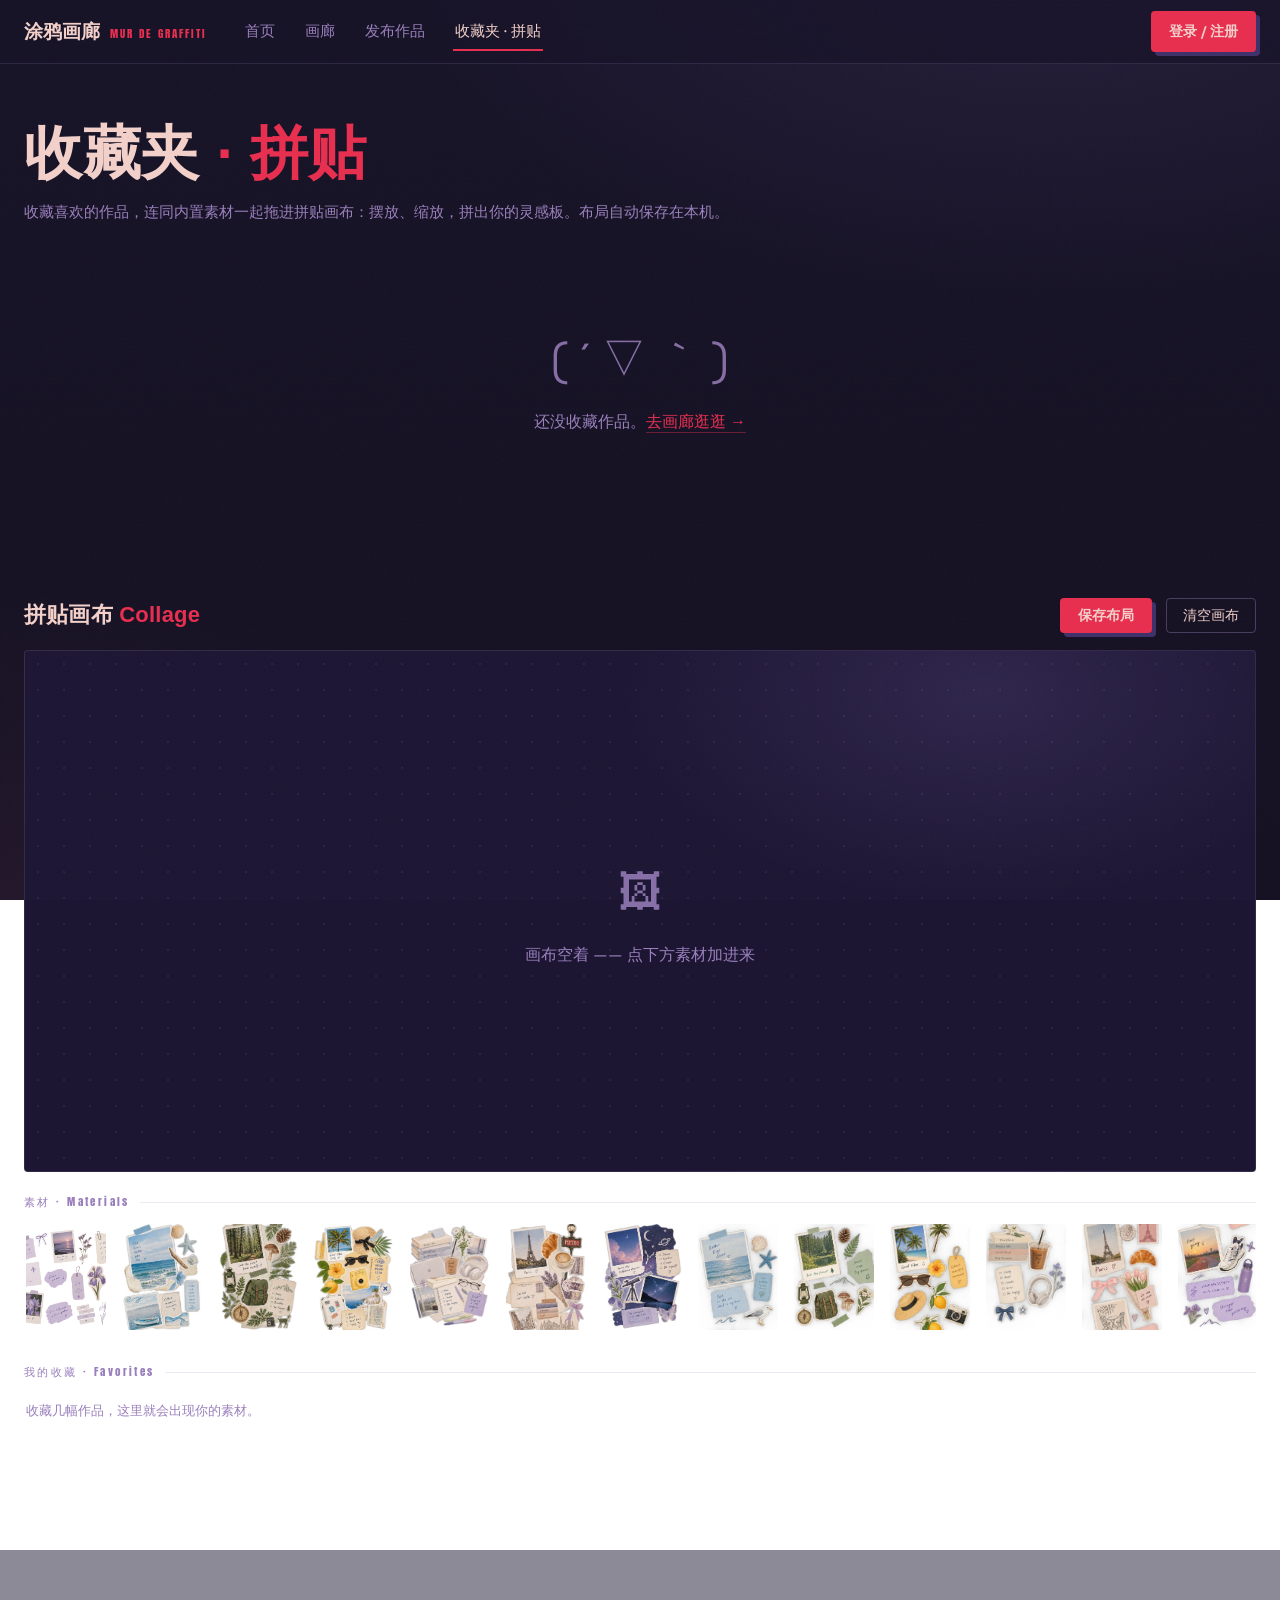
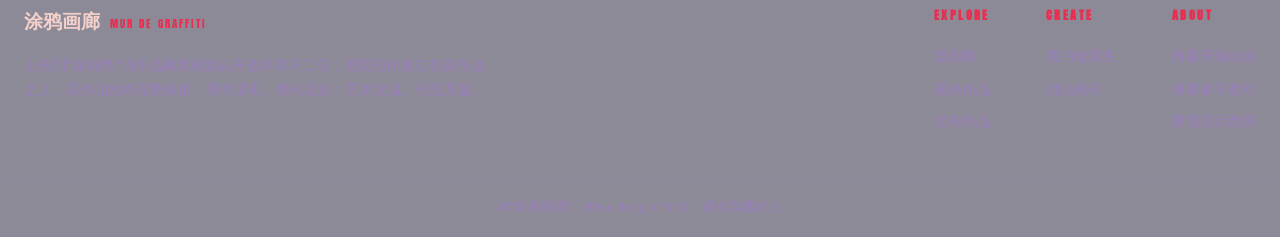
<file: collection.html>
<!DOCTYPE html>
<html lang="zh-CN">
<head>
<meta charset="UTF-8">
<meta name="viewport" content="width=device-width, initial-scale=1.0">
<title>收藏夹 · 拼贴 · AI“涂鸦画廊”</title>
<meta name="description" content="我的收藏夹与拼贴画布：把喜欢的作品拖进画布，缩放、摆放、拼出自己的灵感板。">
<link rel="icon" href="data:image/svg+xml,%3Csvg xmlns='http://www.w3.org/2000/svg' viewBox='0 0 64 64'%3E%3Crect width='64' height='64' rx='4' fill='%23171327'/%3E%3Ccircle cx='32' cy='33' r='15' fill='%23E82E4F'/%3E%3Ccircle cx='17' cy='16' r='3.5' fill='%239A7FBC'/%3E%3Ccircle cx='48' cy='13' r='2.5' fill='%23F3D1CA'/%3E%3C/svg%3E">
<link rel="stylesheet" href="css/common.css">
<style>
.page-head { padding: 118px 0 26px; max-width: 720px; }
.page-head h1 { font-size: clamp(36px, 5.6vw, 58px); color: var(--cream); line-height: 1.2; }
.page-head h1 .amber { color: var(--amber); }
.page-head p { color: var(--cream-dim); margin-top: 12px; font-size: 14.5px; }

/* ---------- 收藏网格 ---------- */
.fav-grid { display: grid; grid-template-columns: repeat(3, 1fr); gap: 22px; margin-bottom: 90px; }
@media (max-width: 900px) { .fav-grid { grid-template-columns: repeat(2, 1fr); } }
.fav-card {
  background: var(--ink-2); border: 1px solid var(--line); border-radius: var(--r-card); overflow: hidden;
  display: flex; flex-direction: column;
  transition: border-color .25s, transform .25s;
}
.fav-card:hover { border-color: rgba(232, 46, 79, .5); transform: translateY(-4px); }
.fav-card .pic { aspect-ratio: 4/4.6; overflow: hidden; }
.fav-card .pic img { width: 100%; height: 100%; object-fit: cover; transition: transform .5s cubic-bezier(.16,1,.3,1); }
.fav-card:hover .pic img { transform: scale(1.06); }
.fav-card .info { padding: 13px 16px 4px; }
.fav-card .info .t { font-family: var(--font-display); font-weight: 800; font-size: 18px; color: var(--cream); }
.fav-card .info .meta { font-size: 12.5px; color: var(--cream-dim); margin-top: 4px; }
.fav-card .ops { display: flex; gap: 8px; padding: 12px 14px 14px; }

/* ---------- 拼贴画布 ---------- */
.collage-head { display: flex; align-items: center; gap: 14px; flex-wrap: wrap; margin-bottom: 16px; }
.collage-head h2 { font-size: 22px; color: var(--cream); margin-right: auto; }
.collage-head h2 .amber { color: var(--amber); }
.collage-box {
  position: relative; height: min(58vh, 560px);
  background:
    radial-gradient(520px 300px at 78% 8%, rgba(110, 90, 162, .22), transparent 70%),
    var(--ink-1);
  border: 1px solid var(--line); border-radius: var(--r-panel);
  overflow: hidden;
}
.collage-box::before {
  content: ""; position: absolute; inset: 0; pointer-events: none;
  background-image: radial-gradient(rgba(154, 127, 188, .12) 1px, transparent 1px);
  background-size: 26px 26px;
}
.col-item {
  position: absolute; width: 24%; cursor: grab; touch-action: none;
  border-radius: 4px; overflow: hidden;
  border: 1px solid var(--line-strong);
  box-shadow: 0 14px 34px -14px rgba(8, 6, 18, .5);
}
.col-item:active { cursor: grabbing; }
.col-item img { width: 100%; aspect-ratio: var(--r); object-fit: cover; transform: scale(var(--s, 1)); display: block; }
.col-item .del {
  position: absolute; top: 6px; right: 6px; z-index: 2;
  width: 24px; height: 24px; border-radius: 4px;
  background: rgba(33, 25, 79, .85); border: 1px solid var(--line-strong);
  color: var(--cream); font-size: 12px; line-height: 1;
  display: flex; align-items: center; justify-content: center;
}
.col-item .del:hover { border-color: var(--heart); color: var(--heart); }

.palette {
  display: flex; gap: 12px; overflow-x: auto; padding-bottom: 10px; margin-top: 10px;
}
.pal-k {
  font-family: var(--font-en); font-size: 11px; letter-spacing: .22em;
  color: var(--cream-dim); margin-top: 20px; display: flex; align-items: center; gap: 10px;
}
.pal-k::after { content: ""; flex: 1; height: 1px; background: var(--line); }
.p-item {
  position: relative; flex: none; width: 84px; cursor: pointer;
  border-radius: 4px; overflow: hidden; border: 2px solid transparent;
  transition: border-color .2s, transform .2s;
}
.p-item:hover { border-color: var(--amber); transform: translateY(-3px); }
.p-item img { width: 100%; aspect-ratio: 3/4; object-fit: cover; display: block; }
.p-item .plus {
  position: absolute; inset: 0; display: flex; align-items: center; justify-content: center;
  background: rgba(23, 19, 39, .55); color: var(--amber); font-size: 26px; opacity: 0;
  transition: opacity .2s;
}
.p-item:hover .plus { opacity: 1; }
.palette-hint { font-size: 13px; color: var(--cream-dim); padding: 8px 2px; }
</style>
</head>
<body>

<a class="skip" href="#main">跳到正文</a>

<header id="site-nav" data-active="collection"></header>

<main class="wrap" id="main">
  <div class="page-head">
    <h1>收藏夹 <span class="amber">· 拼贴</span></h1>
    <p>收藏喜欢的作品，连同内置素材一起拖进拼贴画布：摆放、缩放，拼出你的灵感板。布局自动保存在本机。</p>
  </div>

  <div class="fav-grid" id="favGrid"></div>

  <section id="collage">
    <div class="collage-head">
      <h2>拼贴画布 <span class="amber">Collage</span></h2>
      <button class="btn small" onclick="saveLayout()">保存布局</button>
      <button class="btn-ghost small" onclick="clearLayout()">清空画布</button>
    </div>
    <div class="collage-box" id="collageCanvas"></div>
    <div class="pal-k">素材 · Materials</div>
    <div class="palette" id="paletteMats"></div>
    <div class="pal-k">我的收藏 · Favorites</div>
    <div class="palette" id="palette"></div>
  </section>
</main>

<footer id="site-footer"></footer>

<script src="js/data.js"></script>
<script src="js/common.js"></script>
<script src="js/collection.js"></script>
</body>
</html>
</file>
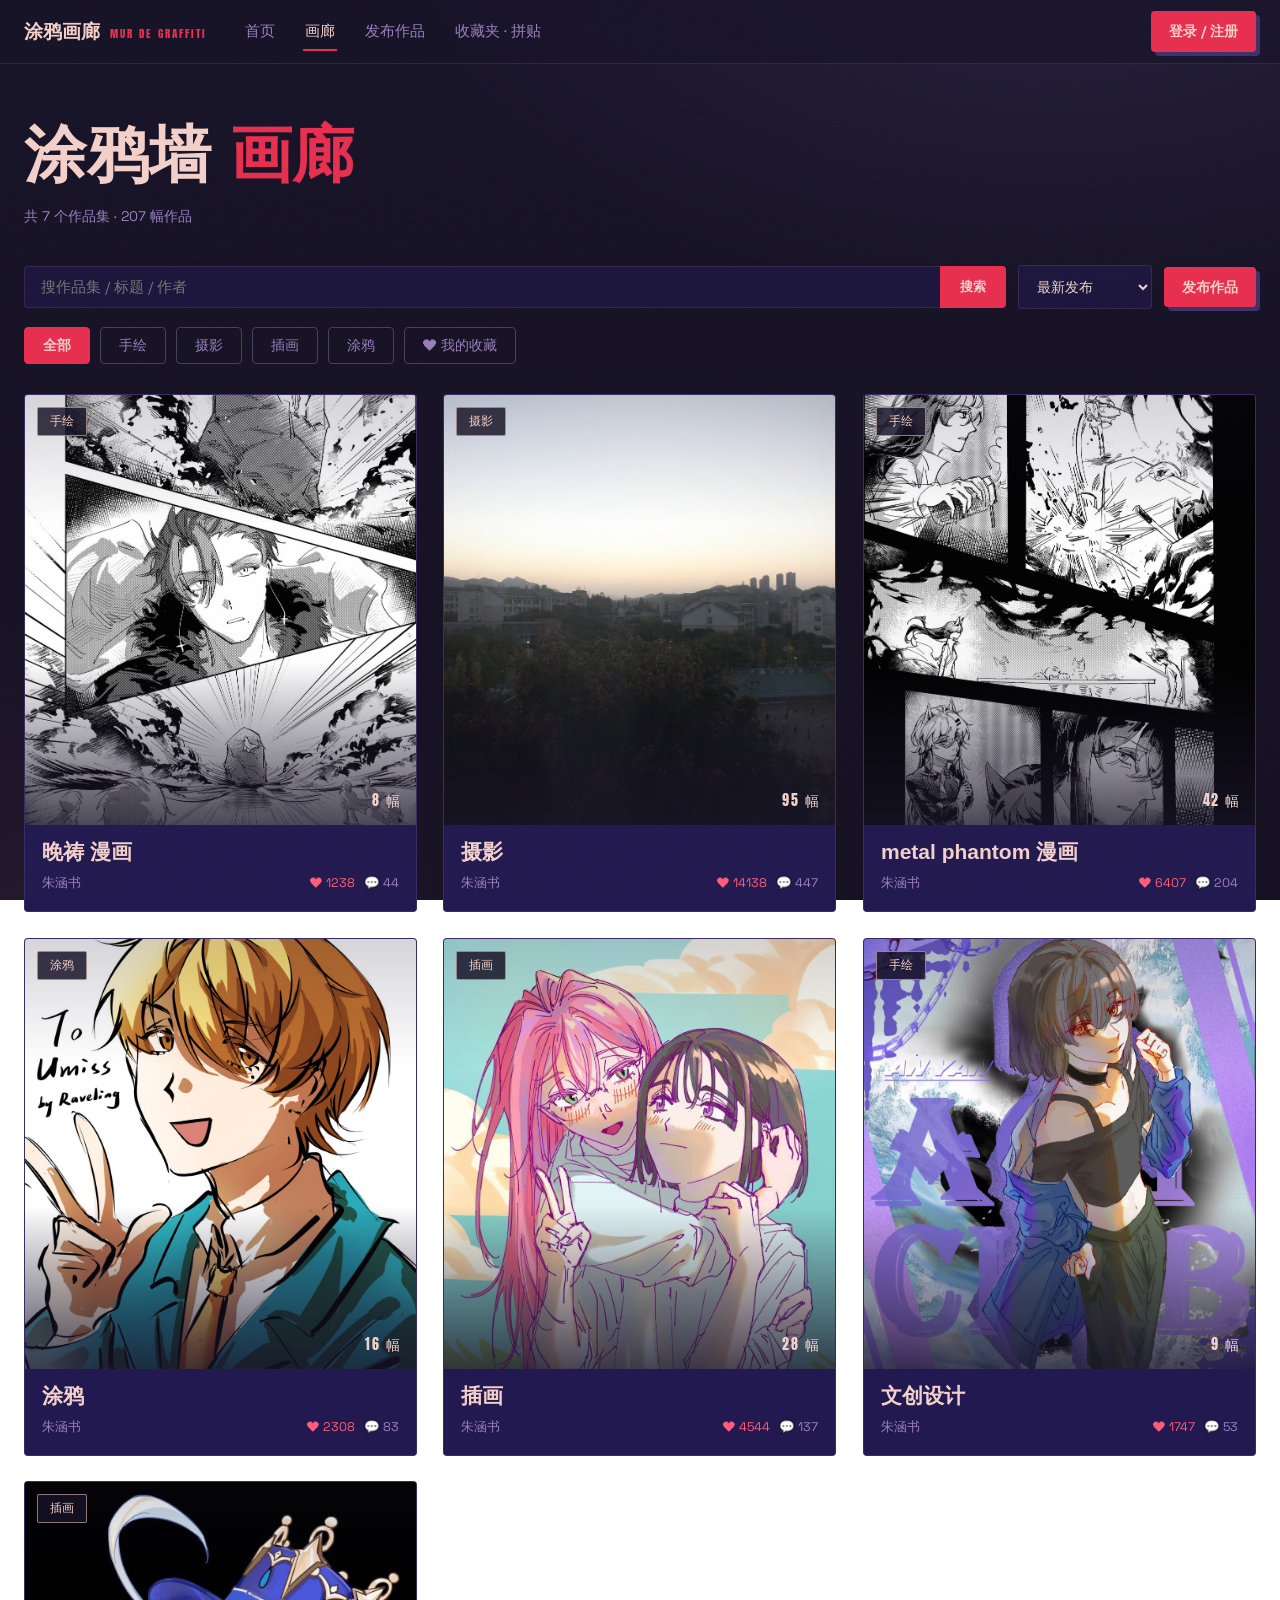
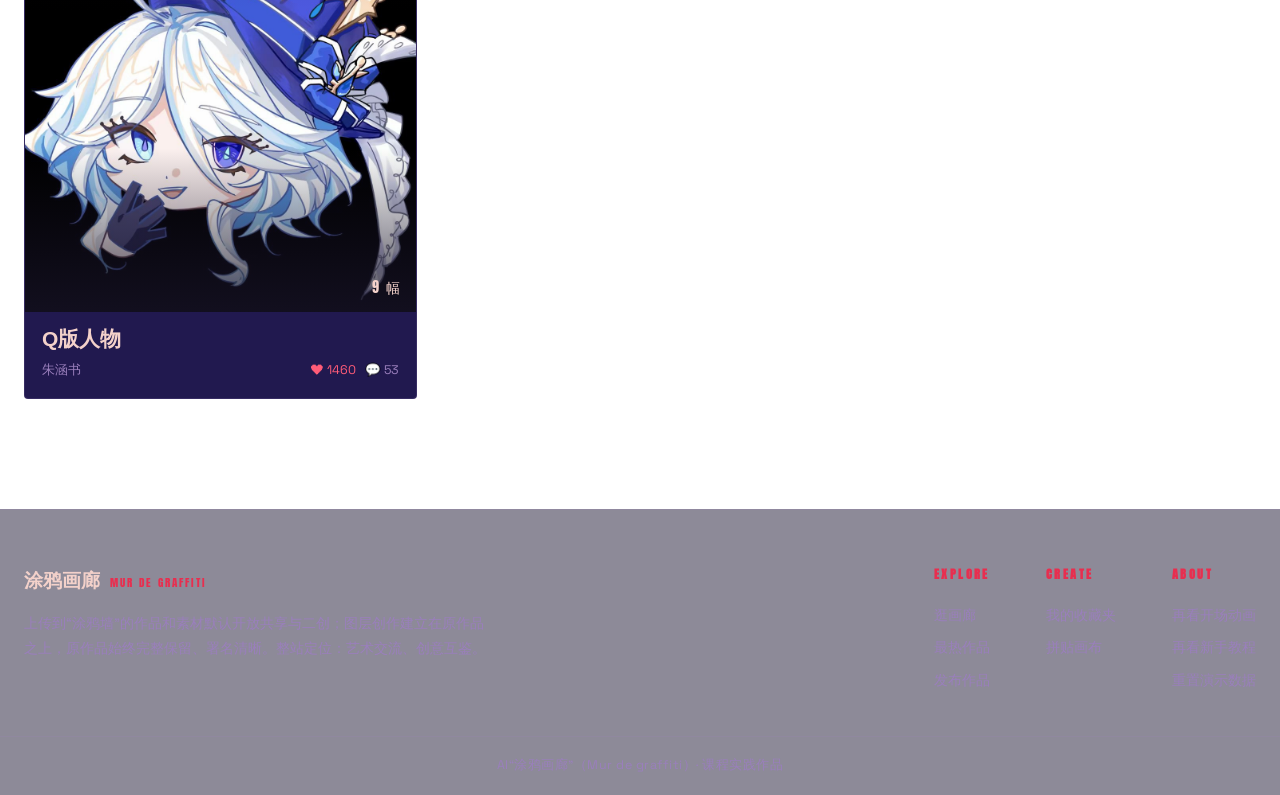
<file: gallery.html>
<!DOCTYPE html>
<html lang="zh-CN">
<head>
<meta charset="UTF-8">
<meta name="viewport" content="width=device-width, initial-scale=1.0">
<title>画廊 · AI“涂鸦画廊”</title>
<meta name="description" content="涂鸦墙画廊：作品按作品集陈列，按题材筛选、搜索、排序。点开一集看全部作品，再点任意一幅进书本翻页。">
<link rel="icon" href="data:image/svg+xml,%3Csvg xmlns='http://www.w3.org/2000/svg' viewBox='0 0 64 64'%3E%3Crect width='64' height='64' rx='4' fill='%23171327'/%3E%3Ccircle cx='32' cy='33' r='15' fill='%23E82E4F'/%3E%3Ccircle cx='17' cy='16' r='3.5' fill='%239A7FBC'/%3E%3Ccircle cx='48' cy='13' r='2.5' fill='%23F3D1CA'/%3E%3C/svg%3E">
<link rel="stylesheet" href="css/common.css">
<style>
.gallery-head { padding: 118px 0 6px; max-width: 720px; }
.gallery-head h1 { font-size: clamp(36px, 5.6vw, 62px); color: var(--cream); line-height: 1.2; }
.gallery-head h1 .amber { color: var(--amber); }
#countLine { color: var(--cream-dim); margin-top: 12px; font-size: 14px; }

.gallery-tools {
  display: flex; flex-wrap: wrap; gap: 12px; align-items: center; margin: 30px 0 18px;
}
.search {
  display: flex; align-items: stretch; flex: 1; min-width: 240px;
}
.search input {
  flex: 1; padding: 11px 16px;
  background: rgba(33, 25, 79, .55);
  border: 1px solid var(--line); border-right: 0; border-radius: var(--r-input) 0 0 var(--r-input);
  color: var(--cream); font-size: 14.5px;
}
.search input:focus { border-color: var(--amber); outline: none; }
.search button {
  padding: 0 20px; background: var(--amber); color: #F3D1CA;
  border: 0; border-radius: 0 var(--r-input) var(--r-input) 0; font-weight: 700;
}
.gallery-tools select {
  padding: 11px 14px;
  background: rgba(33, 25, 79, .55);
  border: 1px solid var(--line); border-radius: var(--r-input);
  color: var(--cream); font-size: 14px;
}
.gallery-tools select option { background: var(--ink-2); }

/* 分类筛选：一排小胶囊 */
.chip-row { display: flex; flex-wrap: wrap; gap: 10px; margin-bottom: 30px; }
.chip {
  padding: 8px 18px; border-radius: 4px;
  background: transparent; border: 1px solid var(--line-strong);
  color: var(--cream-dim); font-size: 14px; white-space: nowrap;
  transition: all .2s;
}
.chip:hover { border-color: var(--amber); color: var(--cream); }
.chip.active { background: var(--amber); border-color: var(--amber); color: #F3D1CA; font-weight: 700; }

.grid { display: grid; grid-template-columns: repeat(4, 1fr); gap: 22px; }
.grid.sets { grid-template-columns: repeat(3, 1fr); gap: 26px; }
@media (max-width: 1000px) { .grid { grid-template-columns: repeat(2, 1fr); } .grid.sets { grid-template-columns: repeat(2, 1fr); } }

/* 作品集卡：封面大图 + 名字 + 分类/幅数/赞 */
.set-card {
  position: relative; display: block; overflow: hidden;
  background: var(--ink-2); border: 1px solid var(--line); border-radius: var(--r-card);
  transform-style: preserve-3d; will-change: transform;
  transition: border-color .25s, box-shadow .25s;
}
.set-card:hover { border-color: rgba(232, 46, 79, .5); box-shadow: var(--shadow-soft), var(--glow-amber); }
.set-card .pic { aspect-ratio: 4/4.4; overflow: hidden; position: relative; }
.set-card .pic img { width: 100%; height: 100%; object-fit: cover; transition: transform .5s cubic-bezier(.16,1,.3,1); }
.set-card:hover .pic img { transform: scale(1.06); }
.set-card .pic .shade {
  position: absolute; inset: 0; pointer-events: none;
  background: linear-gradient(180deg, rgba(23, 19, 39, .18), transparent 30%, transparent 62%, rgba(23, 19, 39, .78));
}
.set-card .set-cat { position: absolute; top: 12px; left: 12px; z-index: 2;
  background: rgba(23, 19, 39, .84); border-color: rgba(243, 209, 202, .55); color: #F3D1CA; }
.set-card .set-count {
  position: absolute; right: 14px; bottom: 12px; z-index: 2;
  font-family: var(--font-en); font-size: 14px; letter-spacing: .14em; color: var(--cream);
}
.set-card .info { padding: 13px 17px 16px; }
.set-card .info .t { font-family: var(--font-display); font-weight: 800; font-size: 21px; color: var(--cream); line-height: 1.35; }
.set-card .info .meta { display: flex; gap: 9px; align-items: center; margin-top: 6px; flex-wrap: wrap; font-size: 12.5px; color: var(--cream-dim); }
.set-card .info .meta .likes { margin-left: auto; color: var(--amber-hot); }
.set-card .info .meta .cmts { color: var(--cream-dim); }

.art-card {
  position: relative; display: block; overflow: hidden;
  background: var(--ink-2); border: 1px solid var(--line); border-radius: var(--r-card);
  transform-style: preserve-3d; will-change: transform;
  transition: border-color .25s, box-shadow .25s;
}
.art-card:hover { border-color: rgba(232, 46, 79, .5); box-shadow: var(--shadow-soft), var(--glow-amber); }
.art-card .pic { aspect-ratio: 4/4.6; overflow: hidden; position: relative; }
.art-card .pic img { width: 100%; height: 100%; object-fit: cover; transition: transform .5s cubic-bezier(.16,1,.3,1); }
.art-card:hover .pic img { transform: scale(1.07); }
.art-card .layer-badge { position: absolute; top: 12px; right: 12px; z-index: 2; }
.art-card .info { padding: 12px 16px 15px; }
.art-card .info .t { font-family: var(--font-display); font-weight: 800; font-size: 18.5px; color: var(--cream); }
.art-card .info .meta { display: flex; gap: 9px; align-items: center; margin-top: 6px; flex-wrap: wrap; font-size: 12.5px; color: var(--cream-dim); }
.art-card .info .meta .likes { margin-left: auto; color: var(--amber-hot); }
.art-card .info .meta .cmts { color: var(--cream-dim); }
</style>
</head>
<body>

<a class="skip" href="#main">跳到正文</a>

<header id="site-nav" data-active="gallery"></header>

<main class="wrap" id="main">
  <div class="gallery-head">
    <h1>涂鸦墙 <span class="amber">画廊</span></h1>
    <p id="countLine"></p>
  </div>

  <div class="gallery-tools">
    <div class="search">
      <input id="qInput" placeholder="搜作品集 / 标题 / 作者" aria-label="搜索">
      <button onclick="applyFilters()">搜索</button>
    </div>
    <select id="sortSel" aria-label="排序方式" onchange="applyFilters()">
      <option value="new">最新发布</option>
      <option value="hot">最热（点赞）</option>
    </select>
    <a class="btn small" href="upload.html" style="margin-left:auto">发布作品</a>
  </div>

  <div class="chip-row" id="chipRow"></div>

  <div class="grid sets" id="grid"></div>
</main>

<footer id="site-footer"></footer>

<script src="assets/lib/gsap/gsap.min.js"></script>
<script src="assets/lib/gsap/ScrollTrigger.min.js"></script>
<script src="assets/lib/gsap/Flip.min.js"></script>
<script src="js/data.js"></script>
<script src="js/common.js"></script>
<script src="js/gallery.js"></script>
</body>
</html>
</file>
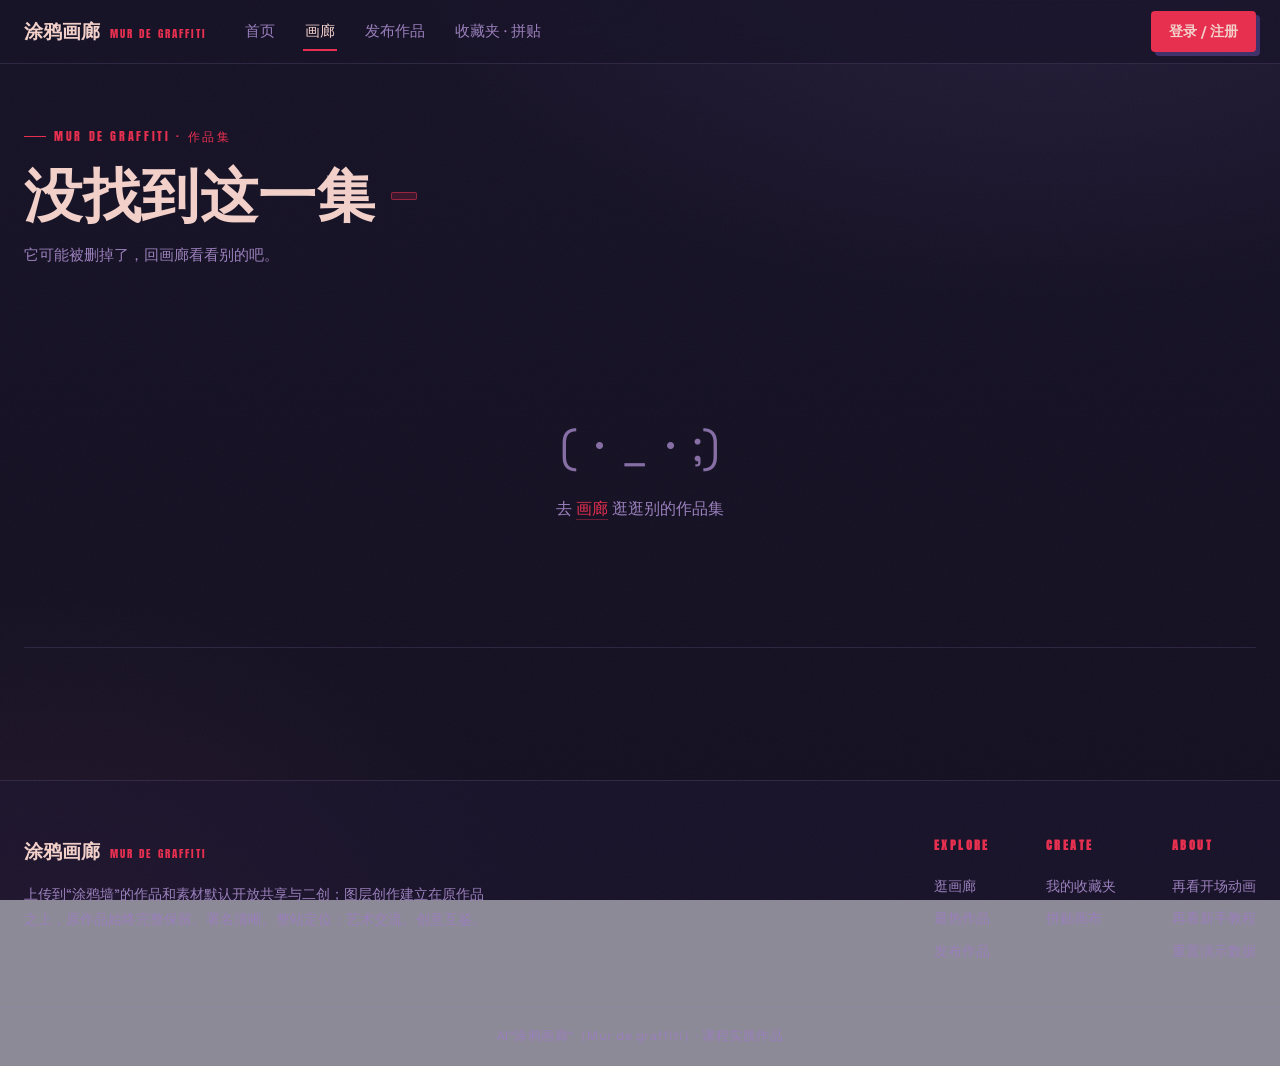
<file: set.html>
<!DOCTYPE html>
<html lang="zh-CN">
<head>
<meta charset="UTF-8">
<meta name="viewport" content="width=device-width, initial-scale=1.0">
<title>作品集 · AI“涂鸦画廊”</title>
<meta name="description" content="作品集详情：一集里的全部作品陈列在这里，点开任意一幅就是这一集的书本，从那页翻起。">
<link rel="icon" href="data:image/svg+xml,%3Csvg xmlns='http://www.w3.org/2000/svg' viewBox='0 0 64 64'%3E%3Crect width='64' height='64' rx='4' fill='%23171327'/%3E%3Ccircle cx='32' cy='33' r='15' fill='%23E82E4F'/%3E%3Ccircle cx='17' cy='16' r='3.5' fill='%239A7FBC'/%3E%3Ccircle cx='48' cy='13' r='2.5' fill='%23F3D1CA'/%3E%3C/svg%3E">
<link rel="stylesheet" href="css/common.css">
<style>
.set-head { padding: 118px 0 8px; }
.set-head .eyebrow { margin-bottom: 14px; }
.set-title-row { display: flex; align-items: center; gap: 16px; flex-wrap: wrap; }
.set-head h1 { font-size: clamp(34px, 5.2vw, 58px); color: var(--cream); line-height: 1.2; }
.set-head h1 .amber { color: var(--amber); }
.set-meta { color: var(--cream-dim); margin-top: 12px; font-size: 14.5px; }
.set-actions { display: flex; align-items: center; gap: 14px; margin-top: 22px; flex-wrap: wrap; }
.set-hint { color: var(--cream-dim); font-size: 13px; }

.grid { display: grid; grid-template-columns: repeat(4, 1fr); gap: 22px; margin-top: 40px; }
@media (max-width: 1000px) { .grid { grid-template-columns: repeat(2, 1fr); } }

.art-card {
  position: relative; display: block; overflow: hidden;
  background: var(--ink-2); border: 1px solid var(--line); border-radius: var(--r-card);
  transform-style: preserve-3d; will-change: transform;
  transition: border-color .25s, box-shadow .25s;
}
.art-card:hover { border-color: rgba(232, 46, 79, .5); box-shadow: var(--shadow-soft), var(--glow-amber); }
/* 作品集内页用「原样展示」：contain 不裁切，长边完整看得见 */
.art-card .pic { aspect-ratio: 4/3.5; overflow: hidden; position: relative; }
.art-card .pic img { width: 100%; height: 100%; object-fit: contain; transition: transform .5s cubic-bezier(.16,1,.3,1); }
.art-card:hover .pic img { transform: scale(1.05); }
.art-card .w-no {
  position: absolute; top: 10px; left: 10px; z-index: 2;
  font-family: var(--font-en); font-size: 12px; letter-spacing: .14em;
  color: var(--cream); background: rgba(23, 19, 39, .72);
  border: 1px solid var(--line-strong); border-radius: 3px; padding: 1px 7px 2px;
}
.art-card .layer-badge { position: absolute; top: 10px; right: 10px; z-index: 2; }
.art-card .info { padding: 12px 16px 15px; }
.art-card .info .t { font-family: var(--font-display); font-weight: 800; font-size: 18px; color: var(--cream); }
.art-card .info .meta { display: flex; gap: 9px; align-items: center; margin-top: 6px; flex-wrap: wrap; font-size: 12.5px; color: var(--cream-dim); }
.art-card .info .meta .likes { margin-left: auto; color: var(--amber-hot); }
.art-card .info .meta .cmts { color: var(--cream-dim); }

.set-pager {
  display: flex; justify-content: space-between; gap: 16px; align-items: center;
  margin-top: 54px; padding-top: 22px; border-top: 1px solid var(--line);
  font-size: 14.5px;
}
.set-pager a { color: var(--cream-dim); transition: color .2s; }
.set-pager a:hover { color: var(--amber-hot); }
.set-pager .sp-r { text-align: right; }
.set-pager .sp-k { font-family: var(--font-en); font-size: 11px; letter-spacing: .2em; color: var(--cream-dim); display: block; }
.set-pager .sp-v { font-family: var(--font-display); font-weight: 800; color: var(--cream); font-size: 17px; }
</style>
</head>
<body>

<a class="skip" href="#main">跳到正文</a>

<header id="site-nav" data-active="gallery"></header>

<main class="wrap" id="main">
  <div class="set-head">
    <div class="eyebrow">Mur de graffiti · 作品集</div>
    <div class="set-title-row">
      <h1 id="setName">作品集</h1>
      <span class="sticker amber" id="setCat" hidden></span>
    </div>
    <p class="set-meta" id="setMeta"></p>
    <div class="set-actions">
      <a class="btn" id="setOpen" href="artwork.html">翻开书本</a>
      <span class="set-hint">点下面任意一幅 · 直接从那一页翻起</span>
    </div>
  </div>

  <div class="grid" id="setGrid"></div>

  <div class="set-pager" id="setPager"></div>
</main>

<footer id="site-footer"></footer>

<script src="assets/lib/gsap/gsap.min.js"></script>
<script src="assets/lib/gsap/ScrollTrigger.min.js"></script>
<script src="js/data.js"></script>
<script src="js/common.js"></script>
<script src="js/set.js"></script>
</body>
</html>
</file>
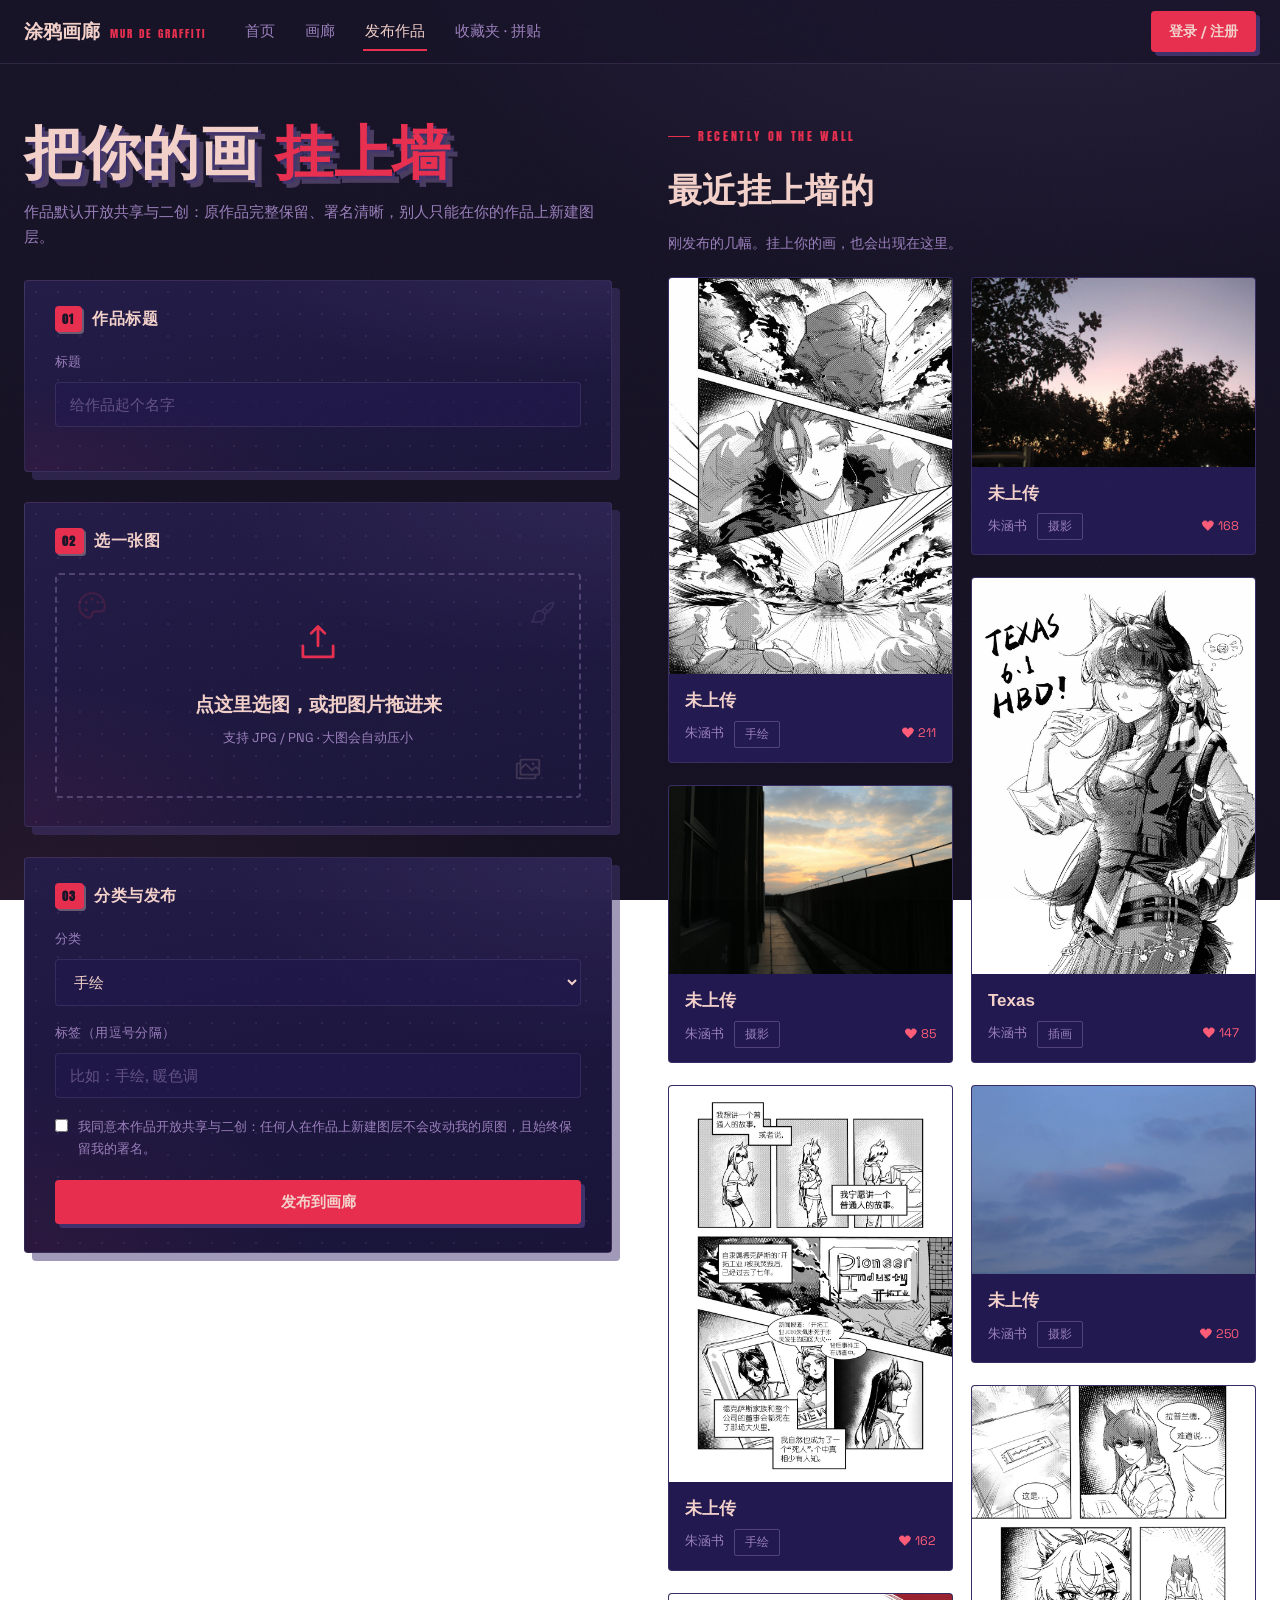
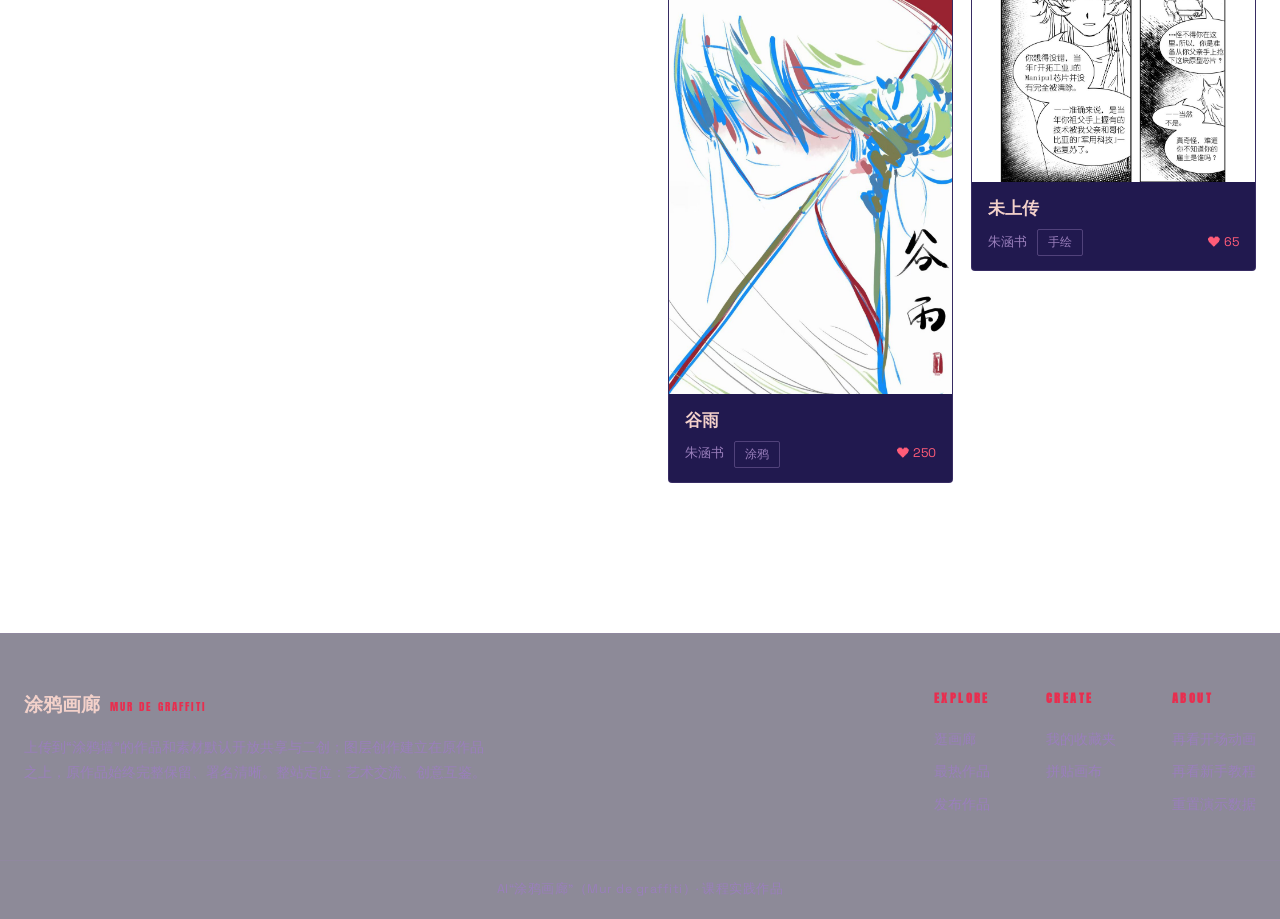
<file: upload.html>
<!DOCTYPE html>
<html lang="zh-CN">
<head>
<meta charset="UTF-8">
<meta name="viewport" content="width=device-width, initial-scale=1.0">
<title>发布作品 · AI“涂鸦画廊”</title>
<meta name="description" content="上传你的画作到涂鸦墙。作品默认开放共享与二创：原作品完整保留、署名清晰。">
<link rel="icon" href="data:image/svg+xml,%3Csvg xmlns='http://www.w3.org/2000/svg' viewBox='0 0 64 64'%3E%3Crect width='64' height='64' rx='4' fill='%23171327'/%3E%3Ccircle cx='32' cy='33' r='15' fill='%23E82E4F'/%3E%3Ccircle cx='17' cy='16' r='3.5' fill='%239A7FBC'/%3E%3Ccircle cx='48' cy='13' r='2.5' fill='%23F3D1CA'/%3E%3C/svg%3E">
<link rel="stylesheet" href="css/common.css">
<style>
/* 左右双栏：左边发布表单，右边「最近挂上墙的」——页更短，一眼看到底 */
.upload-wrap {
  display: grid; grid-template-columns: minmax(0, 1fr) minmax(0, 1fr);
  gap: clamp(28px, 4.5vw, 56px); align-items: start;
  padding-bottom: 40px;
}
@media (max-width: 900px) { .upload-wrap { grid-template-columns: 1fr; } }

.upload-head { padding: 118px 0 30px; max-width: 720px; }
.upload-head h1 {
  font-size: clamp(36px, 5.6vw, 58px); color: var(--cream); line-height: 1.2;
  text-shadow: 3px 3px 0 rgba(67, 53, 114, .85), 7px 7px 0 rgba(154, 127, 188, .38);
}
.upload-head h1 .amber { color: var(--amber); }
.upload-head p { color: var(--cream-dim); margin-top: 12px; font-size: 14.5px; }

/* 卡片不再平铺纯色：渐变底 + 半调网点 + 角落光晕 + 硬阴影（海报印刷感） */
.upload-card {
  position: relative; overflow: hidden;
  background:
    radial-gradient(120% 90% at 100% 0%, rgba(110, 90, 162, .16), transparent 55%),
    radial-gradient(90% 80% at 0% 100%, rgba(232, 46, 79, .08), transparent 55%),
    linear-gradient(165deg, #221B47, #191438);
  border: 1px solid var(--line); border-radius: var(--r-panel);
  box-shadow: 8px 8px 0 rgba(67, 53, 114, .5);
  padding: 24px 30px 28px; max-width: 720px; margin-bottom: 30px;
}
.upload-card::before {
  content: ""; position: absolute; inset: 0; pointer-events: none;
  background-image: radial-gradient(rgba(154, 127, 188, .13) 1px, transparent 1.4px);
  background-size: 22px 22px;
}
.upload-card > * { position: relative; }
.upload-step {
  display: flex; align-items: center; gap: 10px;
  font-family: var(--font-display); font-weight: 800; font-size: 16px;
  color: var(--cream); letter-spacing: .04em; margin-bottom: 18px;
}
.upload-step .us-no {
  font-family: var(--font-en); font-size: 12px; font-weight: 700;
  color: #171327; background: var(--amber);
  padding: 3px 7px 2px; border-radius: 4px; letter-spacing: .12em;
  box-shadow: 2px 2px 0 rgba(243, 209, 202, .35);
}

.dropzone {
  position: relative;
  border: 2px dashed var(--line-strong); border-radius: var(--r-card);
  padding: 46px 20px; text-align: center; cursor: pointer;
  transition: border-color .25s, background .25s, transform .15s;
}
/* 选图区漂浮的涂鸦小图标，打破大面积留白 */
.dz-deco { position: absolute; inset: 0; pointer-events: none; }
.dz-deco .ico {
  position: absolute; width: 34px; height: 34px; opacity: .16;
  animation: dzFloat 5.5s ease-in-out infinite alternate;
}
.dz-deco .d1 { left: 18px; top: 14px; color: var(--amber); }
.dz-deco .d2 { right: 22px; top: 24px; width: 27px; height: 27px; color: #9A7FBC; animation-delay: -2s; animation-duration: 6.5s; }
.dz-deco .d3 { right: 36px; bottom: 12px; width: 30px; height: 30px; color: var(--cream); animation-delay: -4s; animation-duration: 7s; }
@keyframes dzFloat {
  from { transform: translateY(-4px) rotate(-5deg); }
  to { transform: translateY(5px) rotate(5deg); }
}
@media (prefers-reduced-motion: reduce) { .dz-deco .ico { animation: none; } }
.dropzone:hover { border-color: var(--amber); background: rgba(232, 46, 79, .06); }
.dropzone:active { transform: scale(.99); }
.dropzone.over { border-color: var(--amber); background: rgba(232, 46, 79, .14); }
.dropzone .ico-big { width: 44px; height: 44px; margin: 0 auto 14px; color: var(--amber); }
.dropzone .dz-t { font-family: var(--font-display); font-weight: 800; font-size: 19px; color: var(--cream); }
.dropzone .dz-s { font-size: 13px; color: var(--cream-dim); margin-top: 6px; }

.preview-box { display: none; position: relative; border-radius: var(--r-card); overflow: hidden; border: 1px solid var(--line-strong); }
.preview-box img { width: 100%; max-height: 460px; object-fit: contain; background: var(--ink-1); }
.preview-box .reset {
  position: absolute; top: 12px; right: 12px;
  background: rgba(33, 25, 79, .85); border: 1px solid var(--line-strong); border-radius: 4px;
  color: var(--cream); padding: 8px 16px; font-size: 13px;
}
.preview-box .reset:hover { border-color: var(--amber); color: var(--amber); }

.agree-row { display: flex; align-items: flex-start; gap: 10px; margin: 18px 0 20px; }
.agree-row input { margin-top: 3px; accent-color: var(--amber); }
.agree-row label { font-size: 13px; color: var(--cream-dim); line-height: 1.7; }

/* 最近挂上墙的（右栏），激励发布 */
.recent-head { padding-top: 118px; }   /* 让开吸顶导航，与左栏标题齐平 */
@media (max-width: 900px) { .recent-head { padding-top: 40px; } }
.recent-head h2 { font-size: clamp(24px, 3vw, 34px); color: var(--cream); }
.recent-head p { color: var(--cream-dim); margin-top: 10px; font-size: 14px; }
.recent { columns: 2 190px; column-gap: 18px; margin-top: 22px; }
.recent .l-card {
  display: block; break-inside: avoid; margin-bottom: 22px;
  position: relative; overflow: hidden;
  background: var(--ink-2); border: 1px solid var(--line); border-radius: var(--r-card);
  transition: border-color .25s, transform .25s, box-shadow .25s;
}
.recent .l-card:hover { border-color: rgba(232, 46, 79, .45); box-shadow: var(--shadow-soft), var(--glow-amber); }
.recent .l-card img { width: 100%; height: auto; }
.recent .l-card .info { padding: 12px 16px 14px; }
.recent .l-card .info .t { font-family: var(--font-display); font-weight: 800; font-size: 17px; color: var(--cream); }
.recent .l-card .info .m { display: flex; gap: 10px; align-items: center; margin-top: 5px; font-size: 12.5px; color: var(--cream-dim); }
.recent .l-card .info .m .lk { margin-left: auto; color: var(--amber-hot); }
</style>
</head>
<body>

<a class="skip" href="#main">跳到正文</a>

<header id="site-nav" data-active="upload"></header>

<main class="wrap" id="main">
  <div class="upload-wrap">
    <div class="upload-main">
      <div class="upload-head">
        <h1>把你的画 <span class="amber">挂上墙</span></h1>
        <p>作品默认开放共享与二创：原作品完整保留、署名清晰，别人只能在你的作品上新建图层。</p>
      </div>

      <div class="upload-card">
        <div class="upload-step"><span class="us-no">01</span>作品标题</div>
        <div class="field">
          <label for="fTitle">标题</label>
          <input id="fTitle" placeholder="给作品起个名字">
        </div>
      </div>

      <div class="upload-card">
        <div class="upload-step"><span class="us-no">02</span>选一张图</div>
        <div class="dropzone" id="dropzone">
          <div class="dz-deco" aria-hidden="true">
            <span class="ico d1" style="--ico:url('[data-uri]')"></span>
            <span class="ico d2" style="--ico:url('[data-uri]')"></span>
            <span class="ico d3" style="--ico:url('[data-uri]')"></span>
          </div>
          <div class="ico-big ico" style="--ico:url('[data-uri]')"></div>
          <div class="dz-t">点这里选图，或把图片拖进来</div>
          <div class="dz-s">支持 JPG / PNG · 大图会自动压小</div>
        </div>
        <input type="file" id="fileInput" accept="image/*" hidden>
        <div id="previewBox" class="preview-box">
          <img id="previewImg" alt="预览">
          <button class="reset" onclick="resetFile()">✕ 换一张</button>
        </div>
      </div>

      <div class="upload-card">
        <div class="upload-step"><span class="us-no">03</span>分类与发布</div>
        <div class="field">
          <label for="fCat">分类</label>
          <select id="fCat"></select>
        </div>
        <div class="field" id="fCatCustom" style="display:none">
          <label for="fCatCustomInput">分类名</label>
          <input id="fCatCustomInput" placeholder="比如：像素画" maxlength="10">
        </div>
        <div class="field">
          <label for="fTags">标签（用逗号分隔）</label>
          <input id="fTags" placeholder="比如：手绘, 暖色调">
        </div>
        <div class="agree-row">
          <input type="checkbox" id="fAgree">
          <label for="fAgree">我同意本作品开放共享与二创：任何人在作品上新建图层不会改动我的原图，且始终保留我的署名。</label>
        </div>
        <button class="btn" id="publishBtn" style="width:100%" onclick="publish()">发布到画廊</button>
      </div>
    </div>

    <aside class="upload-side">
      <div class="recent-head">
        <div class="eyebrow">Recently on the wall</div>
        <h2>最近挂上墙的</h2>
        <p>刚发布的几幅。挂上你的画，也会出现在这里。</p>
      </div>
      <div class="recent" id="recentGrid"></div>
    </aside>
  </div>
</main>

<footer id="site-footer"></footer>

<script src="js/data.js"></script>
<script src="js/common.js"></script>
<script src="js/upload.js"></script>
</body>
</html>
</file>
<file: css/common.css>
/* ============================================================
   AI“涂鸦画廊” v5 设计系统「同人志封面 Poster」
   - 底色：深靛蓝（近黑墨紫），参考图与作品暖色在其上形成冷暖对比
   - 强调色：猩红（克制使用：核心操作、当前状态、页码、图层标记）
   - 纸色文字：灰粉纸 + 薰衣草紫次级文字
   - 圆角体系：全站直角 4px（海报印刷感，取消大量圆角与药丸）
   - 动效：GSAP（开场门、海报入场、视差、作品切换、螺旋、书本翻页）
   - 支持 prefers-reduced-motion 全降级
   ============================================================ */

@font-face {
  font-family: 'Anton';
  src: url('../assets/fonts/anton.woff2') format('woff2');
  font-weight: 400;
  font-display: swap;
}
@font-face {
  font-family: 'Space Grotesk';
  src: url('../assets/fonts/sg-400.woff2') format('woff2');
  font-weight: 400;
  font-display: swap;
}
@font-face {
  font-family: 'Space Grotesk';
  src: url('../assets/fonts/sg-500.woff2') format('woff2');
  font-weight: 500;
  font-display: swap;
}
@font-face {
  font-family: 'Space Grotesk';
  src: url('../assets/fonts/sg-700.woff2') format('woff2');
  font-weight: 700;
  font-display: swap;
}

:root {
  /* 深靛蓝底（深→浅用于分区与描边） */
  --ink-0: #171327;
  --ink-1: #1C1633;
  --ink-2: #21194F;
  --ink-3: #2E2465;
  --ink-4: #433572;

  /* 猩红（唯一强调色，克制使用） */
  --amber: #E82E4F;
  --amber-hot: #FF5C78;
  --amber-deep: #B81F3E;

  /* 灰粉纸文字 + 薰衣草紫次级文字 */
  --cream: #F3D1CA;
  --cream-dim: #9A7FBC;

  /* 语义色 */
  --heart: #E82E4F;
  --ok: #7E9A6E;

  --line: rgba(154, 127, 188, .18);
  --line-strong: rgba(154, 127, 188, .4);

  /* 圆角体系（全站直角 4px，见文件头注释） */
  --r-card: 4px;
  --r-btn: 4px;
  --r-input: 4px;
  --r-panel: 4px;

  --font-display: 'Microsoft YaHei', 'PingFang SC', 'Noto Sans SC', sans-serif;
  --font-en: 'Anton', 'Arial Narrow', sans-serif;
  --font-ui: 'Space Grotesk', 'Microsoft YaHei', sans-serif;

  --shadow-soft: 0 14px 44px rgba(8, 6, 18, .55);
  --glow-amber: 0 8px 30px rgba(232, 46, 79, .32);
}

/* ================= 基础 ================= */
* { margin: 0; padding: 0; box-sizing: border-box; }
html { scroll-behavior: smooth; }
body {
  background:
    radial-gradient(1100px 620px at 82% -8%, rgba(110, 90, 162, .18), transparent 60%),
    radial-gradient(900px 700px at 4% 108%, rgba(168, 80, 126, .12), transparent 55%),
    linear-gradient(180deg, #171327, #141021);
  background-attachment: fixed;
  color: var(--cream);
  font-family: var(--font-ui);
  font-size: 16px;
  line-height: 1.75;
  min-height: 100vh;
  -webkit-font-smoothing: antialiased;
}
/* 颗粒噪点：固定层，只覆盖不动层 */
body::after {
  content: "";
  position: fixed; inset: 0; z-index: 80;
  pointer-events: none;
  opacity: .05;
  background-image: url("data:image/svg+xml,%3Csvg xmlns='http://www.w3.org/2000/svg' width='140' height='140'%3E%3Cfilter id='n'%3E%3CfeTurbulence type='fractalNoise' baseFrequency='.85' numOctaves='2'/%3E%3C/filter%3E%3Crect width='140' height='140' filter='url(%23n)' opacity='.6'/%3E%3C/svg%3E");
}
img { display: block; max-width: 100%; }
a { color: inherit; text-decoration: none; }
button { font-family: inherit; cursor: pointer; }
input, select, textarea { font-family: inherit; }
::selection { background: var(--amber); color: #171327; }
:focus-visible { outline: 2px solid var(--amber); outline-offset: 3px; border-radius: 2px; }

/* 键盘用户跳过导航 */
.skip {
  position: absolute; left: -999px; top: 0; z-index: 200;
  background: var(--amber); color: #171327;
  padding: 10px 18px; border-radius: 0 0 4px 0; font-weight: 700;
}
.skip:focus { left: 0; }

.wrap { max-width: 1320px; margin: 0 auto; padding: 0 24px; }

h1, h2, h3 { font-family: var(--font-display); font-weight: 800; letter-spacing: .01em; }
.en { font-family: var(--font-en); text-transform: uppercase; letter-spacing: .14em; }

/* ================= 图标（Phosphor 蒙版图标，颜色跟 currentColor） ================= */
.ico {
  display: inline-block; width: 18px; height: 18px; flex: none;
  background: currentColor;
  -webkit-mask: var(--ico) center / contain no-repeat;
  mask: var(--ico) center / contain no-repeat;
}

/* ================= 顶栏：单行、≤64px，弱化视觉权重 ================= */
.site-nav {
  position: fixed; top: 0; left: 0; right: 0; z-index: 70;
  height: 64px;
  background: rgba(23, 19, 39, .72);
  -webkit-backdrop-filter: blur(14px);
  backdrop-filter: blur(14px);
  border-bottom: 1px solid var(--line);
}
.nav-inner {
  max-width: 1320px; margin: 0 auto; padding: 0 24px;
  height: 100%; display: flex; align-items: center; gap: 28px;
}
.logo { display: flex; align-items: baseline; gap: 10px; white-space: nowrap; }
.logo-cn { font-family: var(--font-display); font-weight: 800; font-size: 19px; color: var(--cream); }
.logo-en { font-family: var(--font-en); font-size: 11px; letter-spacing: .18em; color: var(--amber); }
.nav-links { display: flex; gap: 26px; margin-left: 8px; }
.nav-links a {
  font-size: 15px; color: var(--cream-dim); padding: 6px 2px;
  position: relative; transition: color .2s; white-space: nowrap;
}
.nav-links a::after {
  content: ""; position: absolute; left: 0; right: 100%; bottom: 0;
  height: 2px; background: var(--amber);
  transition: right .25s;
}
.nav-links a:hover, .nav-links a.active { color: var(--cream); }
.nav-links a:hover::after, .nav-links a.active::after { right: 0; }
.nav-user { margin-left: auto; display: flex; align-items: center; gap: 12px; white-space: nowrap; }
.nav-user .avatar {
  width: 30px; height: 30px; border-radius: 4px;
  background: var(--amber); color: #171327;
  display: inline-flex; align-items: center; justify-content: center;
  font-weight: 700; font-size: 15px;
}
.nav-user .uname { font-size: 14px; color: var(--cream); }
.nav-user .link { font-size: 13px; color: var(--cream-dim); }
.nav-user .link:hover { color: var(--amber); }

/* ================= 按钮：直角 + 硬阴影（海报印章感） ================= */
.btn {
  display: inline-flex; align-items: center; justify-content: center; gap: 8px;
  padding: 12px 28px; border: 0; border-radius: var(--r-btn);
  background: var(--amber);
  color: #F3D1CA; font-weight: 700; font-size: 15px;
  box-shadow: 4px 4px 0 rgba(67, 53, 114, .9);
  transition: transform .15s, box-shadow .15s, background .15s;
  white-space: nowrap;
}
.btn:hover { transform: translate(-1px, -1px); background: var(--amber-hot); box-shadow: 6px 6px 0 rgba(67, 53, 114, .9); }
.btn:active { transform: translate(2px, 2px); box-shadow: 1px 1px 0 rgba(67, 53, 114, .9); }
.btn.small { padding: 8px 18px; font-size: 14px; }
.btn:disabled { opacity: .5; cursor: wait; transform: none; }
.btn-ghost {
  display: inline-flex; align-items: center; justify-content: center; gap: 8px;
  padding: 11px 26px; border-radius: var(--r-btn);
  background: transparent; border: 1px solid var(--line-strong);
  color: var(--cream); font-size: 15px; font-weight: 500;
  transition: border-color .18s, color .18s, transform .18s;
  white-space: nowrap;
}
.btn-ghost:hover { border-color: var(--amber); color: var(--amber-hot); transform: translate(-1px, -1px); }
.btn-ghost:active { transform: translate(1px, 1px); }
.btn-ghost.small { padding: 7px 16px; font-size: 14px; }
.btn-text { background: none; border: 0; color: var(--cream-dim); font-size: 14px; padding: 4px 8px; }
.btn-text:hover { color: var(--amber); }

/* ================= 表单 ================= */
.field { margin-bottom: 16px; }
.field label { display: block; font-size: 13px; color: var(--cream-dim); margin-bottom: 8px; letter-spacing: .03em; }
.field input, .field select, .field textarea {
  width: 100%; padding: 12px 14px;
  background: rgba(33, 25, 79, .55);
  border: 1px solid var(--line);
  border-radius: var(--r-input);
  color: var(--cream); font-size: 15px;
  transition: border-color .2s, background .2s;
}
.field input::placeholder { color: rgba(154, 127, 188, .55); }
.field input:focus, .field select:focus, .field textarea:focus {
  border-color: var(--amber); background: rgba(232, 46, 79, .05); outline: none;
}
.field select option { background: #21194F; color: var(--cream); }
.field .help { font-size: 12px; color: var(--cream-dim); margin-top: 6px; }
.field .err { font-size: 12px; color: var(--heart); margin-top: 6px; }

/* ================= 标签 / 徽章 ================= */
.tag {
  display: inline-block; padding: 2px 10px;
  border: 1px solid var(--line-strong); border-radius: 2px;
  font-size: 12px; color: var(--cream-dim); white-space: nowrap;
}
.tag.amber { border-color: rgba(232, 46, 79, .55); background: rgba(232, 46, 79, .12); color: #F3D1CA; }
.sticker {
  display: inline-flex; align-items: center; gap: 5px;
  padding: 3px 12px; border-radius: 2px;
  background: var(--ink-3); border: 1px solid var(--line-strong);
  font-size: 12px; color: var(--cream);
}
.sticker.amber { background: rgba(232, 46, 79, .16); border-color: rgba(232, 46, 79, .55); color: #F3D1CA; }

/* ================= 区块标题（左对齐大标题 + 副文，克制使用眉标） ================= */
.section-head { margin: 96px 0 40px; max-width: 720px; }
.section-head h2 { font-size: clamp(28px, 4vw, 46px); line-height: 1.25; color: var(--cream); }
.section-head .sub { margin-top: 14px; color: var(--cream-dim); font-size: 15px; max-width: 65ch; }
.section-head .sub a { color: var(--amber); border-bottom: 1px solid rgba(232, 46, 79, .4); }
.eyebrow {
  display: inline-flex; align-items: center; gap: 8px;
  font-family: var(--font-en); font-size: 12px; letter-spacing: .22em;
  color: var(--amber); margin-bottom: 14px; text-transform: uppercase;
}
.eyebrow::before { content: ""; width: 22px; height: 1px; background: var(--amber); }

/* ================= 聚光灯卡片（鼠标跟随薰衣草光 + 3D 倾斜） ================= */
.spot {
  position: relative; overflow: hidden;
  background: var(--ink-2);
  border: 1px solid var(--line);
  border-radius: var(--r-card);
  transition: border-color .25s, transform .25s, box-shadow .25s;
  will-change: transform;
}
.spot::before {
  content: ""; position: absolute; inset: 0; z-index: 1; pointer-events: none;
  background: radial-gradient(420px circle at var(--mx, 50%) var(--my, 50%), rgba(110, 90, 162, .3), transparent 65%);
  opacity: 0; transition: opacity .3s;
}
.spot:hover { border-color: rgba(232, 46, 79, .5); box-shadow: var(--shadow-soft), var(--glow-amber); }
.spot:hover::before { opacity: 1; }

/* ================= 提示 toast ================= */
#toast {
  position: fixed; left: 50%; bottom: 30px; z-index: 150;
  transform: translate(-50%, 24px);
  background: #21194F; color: #F3D1CA;
  border: 1px solid var(--line-strong); border-left: 3px solid var(--amber);
  border-radius: 4px; padding: 12px 22px; font-size: 14px;
  opacity: 0; pointer-events: none;
  transition: opacity .3s, transform .3s;
  max-width: min(92vw, 560px); text-align: center;
  box-shadow: var(--shadow-soft);
}
#toast.show { opacity: 1; transform: translate(-50%, 0); }

/* 点赞爱心爆开 */
.heart-burst {
  position: fixed; z-index: 160; pointer-events: none; font-size: 18px;
  animation: burst 1s ease-out forwards;
}
@keyframes burst {
  from { transform: translate(0, 0) rotate(0) scale(.6); opacity: 1; }
  to { transform: translate(var(--dx), var(--dy)) rotate(var(--rot)) scale(1.15); opacity: 0; }
}

/* ================= 空状态 ================= */
.empty { text-align: center; padding: 70px 20px; color: var(--cream-dim); }
.empty .big { font-size: 44px; margin-bottom: 10px; opacity: .85; }
.empty a { color: var(--amber); border-bottom: 1px solid rgba(232, 46, 79, .4); }

/* ================= 页脚 ================= */
.site-footer { border-top: 1px solid var(--line); margin-top: 110px; background: rgba(28, 22, 51, .5); }
.footer-inner {
  max-width: 1320px; margin: 0 auto; padding: 54px 24px 40px;
  display: grid; grid-template-columns: 1.2fr 1fr; gap: 48px;
}
.footer-brand p { color: var(--cream-dim); font-size: 14px; margin-top: 14px; max-width: 52ch; }
.footer-links { display: flex; gap: 56px; justify-content: flex-end; }
.footer-links h4 { font-family: var(--font-en); font-size: 12px; letter-spacing: .2em; color: var(--amber); margin-bottom: 14px; text-transform: uppercase; }
.footer-links a { display: block; color: var(--cream-dim); font-size: 14px; padding: 4px 0; }
.footer-links a:hover { color: var(--cream); }
.footer-bottom {
  border-top: 1px solid var(--line);
  padding: 18px 24px; text-align: center;
  color: var(--cream-dim); font-size: 12.5px; letter-spacing: .04em;
}
@media (max-width: 820px) {
  .footer-inner { grid-template-columns: 1fr; gap: 30px; }
  .footer-links { justify-content: flex-start; }
}
/* 窄屏导航：收起英文副标与用户名，链接区可横滑，避免被裁掉 */
@media (max-width: 760px) {
  .nav-inner { padding: 0 14px; gap: 12px; }
  .logo-en { display: none; }
  .logo-cn { font-size: 17px; }
  .nav-links { flex: 1; gap: 13px; margin-left: 0; overflow-x: auto; scrollbar-width: none; }
  .nav-links::-webkit-scrollbar { display: none; }
  .nav-links a { font-size: 13.5px; }
  .nav-user { gap: 8px; }
  .nav-user .uname { display: none; }
}

/* ================= 页面切换转场：离开时整页淡出，进入时正文上浮淡入 ================= */
html { transition: opacity .22s ease; }
html.leaving { opacity: 0; }
main { animation: pageIn .45s cubic-bezier(.16, 1, .3, 1) both; }
@keyframes pageIn {
  from { opacity: 0; transform: translateY(12px); }
}
@media (prefers-reduced-motion: reduce) {
  html { transition: none; }
  main { animation: none; }
}

/* ================= 通用入场（无 JS 时也有基础动效） ================= */
.fade-up { opacity: 0; transform: translateY(26px); }
@media (prefers-reduced-motion: no-preference) {
  .fade-up.gone { animation: fadeUp .7s cubic-bezier(.16, 1, .3, 1) forwards; }
}
@keyframes fadeUp { to { opacity: 1; transform: none; } }

/* ================= 减弱动效：全部降级 ================= */
@media (prefers-reduced-motion: reduce) {
  html { scroll-behavior: auto; }
  *, *::before, *::after { animation-duration: .01ms !important; animation-iteration-count: 1 !important; transition-duration: .01ms !important; }
  .fade-up { opacity: 1; transform: none; }
}
</file>
